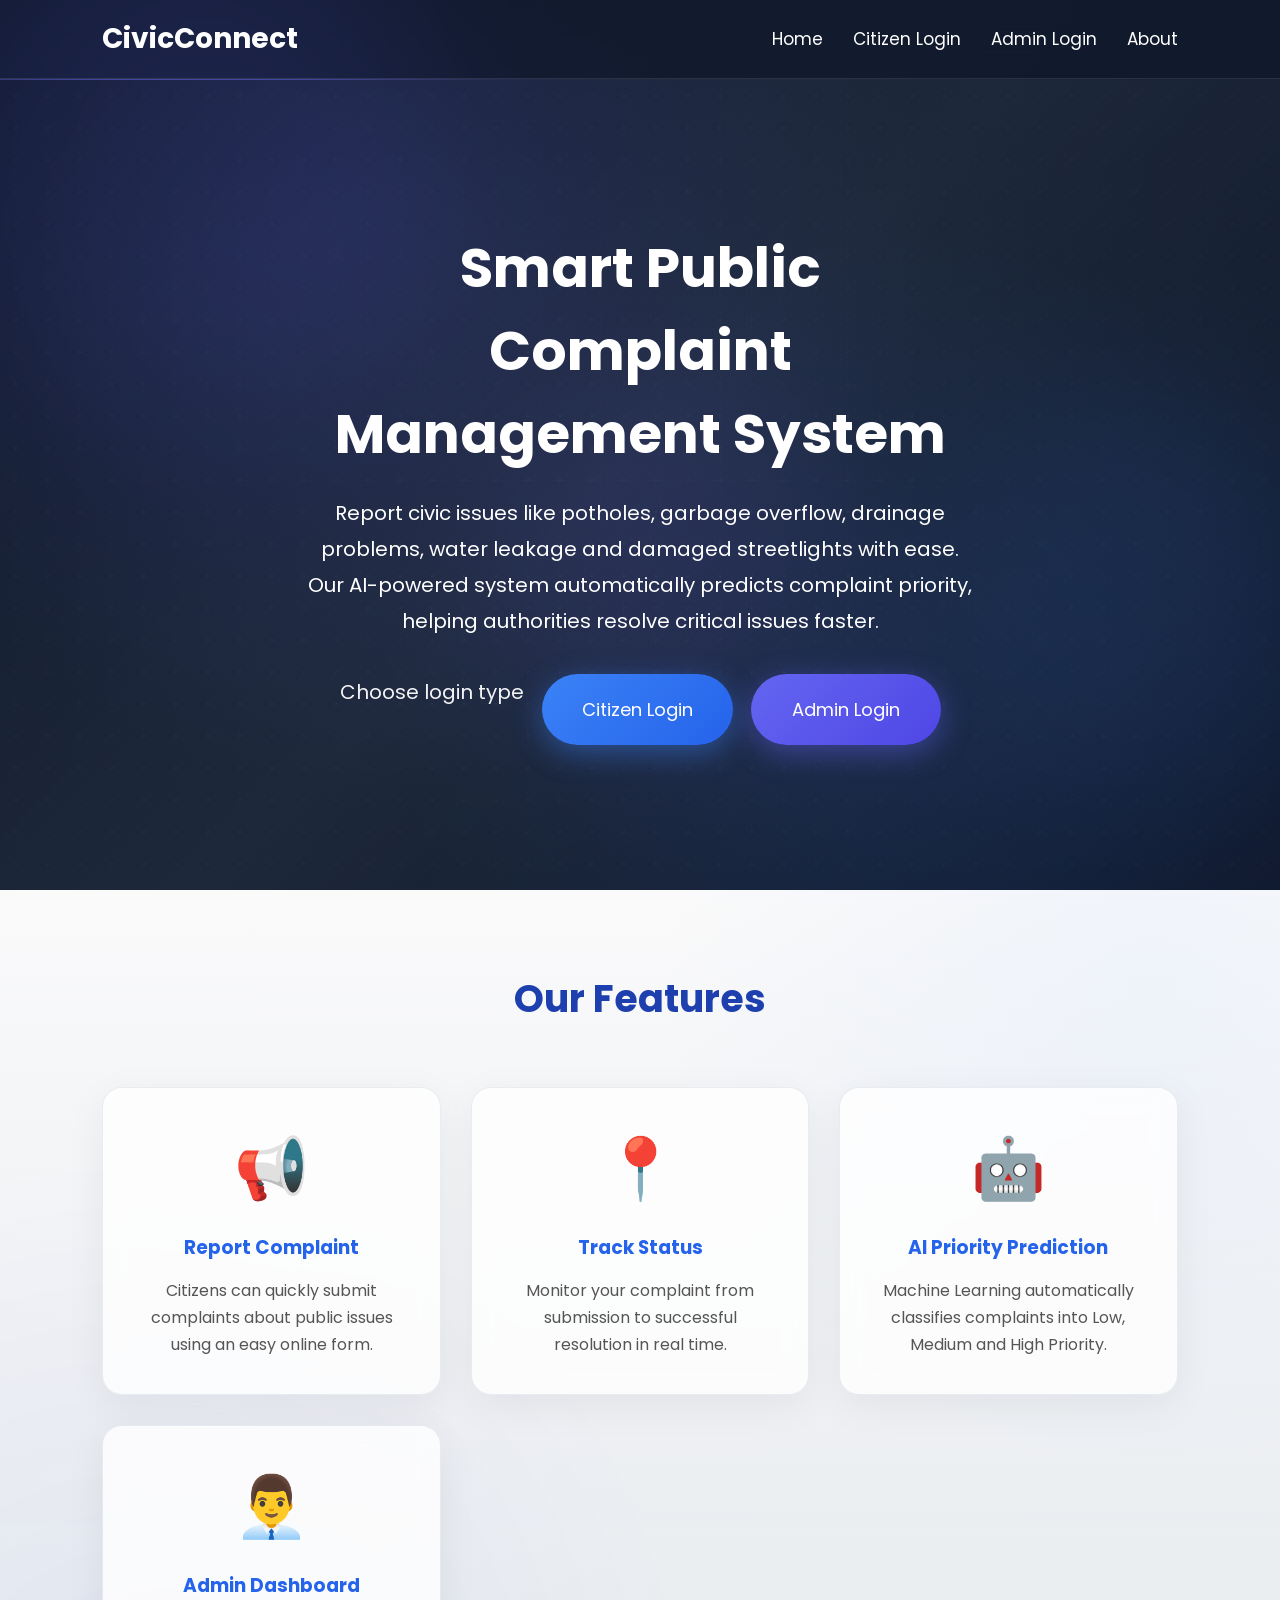
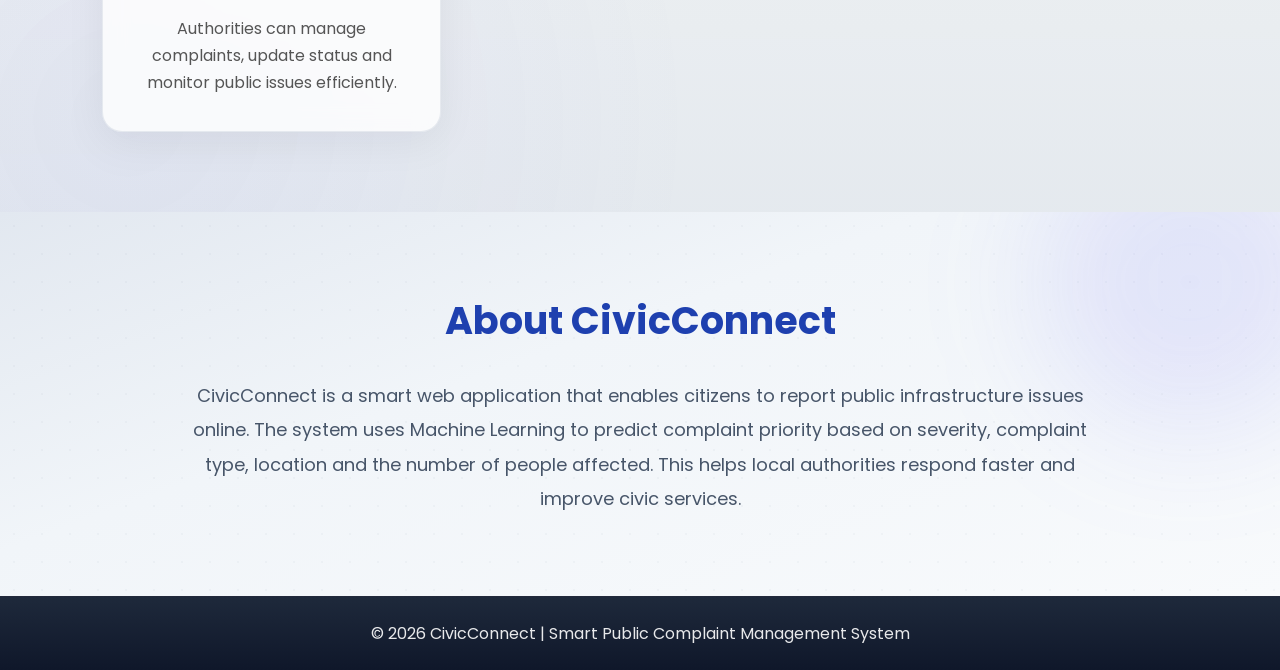
<file: index.html>
<!DOCTYPE html>
<html lang="en">
<head>
<meta charset="UTF-8">
<meta name="viewport" content="width=device-width, initial-scale=1.0">
<title>CivicConnect | Home</title>
<link rel="preconnect" href="https://fonts.googleapis.com">
<link rel="preconnect" href="https://fonts.gstatic.com" crossorigin>
<link href="https://fonts.googleapis.com/css2?family=Poppins:wght@400;500;600;700&display=swap" rel="stylesheet">

<style>

*{
    margin:0;
    padding:0;
    box-sizing:border-box;
    font-family:'Poppins',sans-serif;
}

body{
    background:#0f172a;
    color:#1e293b;
    overflow-x:hidden;
    position:relative;
}

/* Animated background layer */

.bg-layer{
    position:fixed;
    inset:0;
    z-index:-1;
    overflow:hidden;
    background:linear-gradient(135deg,#0f172a 0%,#1e293b 40%,#0f172a 100%);
}

.bg-layer::before{
    content:"";
    position:absolute;
    inset:0;
    background-image:
        radial-gradient(circle at 20% 30%,rgba(99,102,241,.18) 0%,transparent 45%),
        radial-gradient(circle at 80% 70%,rgba(59,130,246,.15) 0%,transparent 40%),
        radial-gradient(circle at 50% 50%,rgba(148,163,184,.06) 0%,transparent 60%);
    animation:bgPulse 12s ease-in-out infinite alternate;
}

.grid-overlay{
    position:absolute;
    inset:0;
    background-image:
        linear-gradient(rgba(255,255,255,.03) 1px,transparent 1px),
        linear-gradient(90deg,rgba(255,255,255,.03) 1px,transparent 1px);
    background-size:60px 60px;
    mask-image:radial-gradient(ellipse 80% 70% at 50% 40%,black 20%,transparent 75%);
}

.blob{
    position:absolute;
    border-radius:50%;
    filter:blur(80px);
    opacity:.55;
    animation:floatBlob 18s ease-in-out infinite;
}

.blob-1{
    width:500px;
    height:500px;
    background:#6366f1;
    top:-10%;
    left:-5%;
    animation-delay:0s;
}

.blob-2{
    width:400px;
    height:400px;
    background:#3b82f6;
    bottom:10%;
    right:-8%;
    animation-delay:-6s;
}

.blob-3{
    width:350px;
    height:350px;
    background:#8b5cf6;
    top:45%;
    left:40%;
    animation-delay:-12s;
    opacity:.35;
}

@keyframes floatBlob{
    0%,100%{transform:translate(0,0) scale(1);}
    33%{transform:translate(40px,-30px) scale(1.08);}
    66%{transform:translate(-25px,25px) scale(.95);}
}

@keyframes bgPulse{
    0%{opacity:.85;}
    100%{opacity:1;}
}

/* Navigation */

nav{
    width:100%;
    background:rgba(15,23,42,.75);
    backdrop-filter:blur(16px);
    -webkit-backdrop-filter:blur(16px);
    border-bottom:1px solid rgba(255,255,255,.1);
    color:white;
    display:flex;
    justify-content:space-between;
    align-items:center;
    padding:18px 8%;
    position:fixed;
    top:0;
    left:0;
    z-index:1000;
}

.logo{
    font-size:28px;
    font-weight:bold;
}

nav ul{
    list-style:none;
    display:flex;
    gap:30px;
}

nav ul li a{
    text-decoration:none;
    color:white;
    font-size:17px;
    transition:.3s;
}

nav ul li a:hover{
    color:#93c5fd;
}

/* Hero Section */

.hero{
    margin-top:80px;
    min-height:90vh;
    display:flex;
    justify-content:center;
    align-items:center;
    text-align:center;
    color:white;
    position:relative;
    overflow:hidden;
    background:
        linear-gradient(135deg,rgba(15,23,42,.88) 0%,rgba(30,41,59,.75) 50%,rgba(15,23,42,.9) 100%),
        url("https://images.unsplash.com/photo-1486406146926-c627a92ad1ab?auto=format&fit=crop&w=1600&q=80");
    background-size:cover;
    background-position:center;
    background-attachment:fixed;
}

.hero::before{
    content:"";
    position:absolute;
    inset:0;
    background:
        radial-gradient(circle at 30% 20%,rgba(99,102,241,.12) 0%,transparent 50%),
        radial-gradient(circle at 70% 80%,rgba(59,130,246,.1) 0%,transparent 45%);
    animation:heroGlow 8s ease-in-out infinite alternate;
    pointer-events:none;
}

.hero::after{
    content:"";
    position:absolute;
    inset:0;
    background-image:radial-gradient(rgba(255,255,255,.12) 1px,transparent 1px);
    background-size:32px 32px;
    opacity:.4;
    pointer-events:none;
}

@keyframes heroGlow{
    0%{opacity:.7;}
    100%{opacity:1;}
}

.hero-content{
    max-width:800px;
    position:relative;
    z-index:1;
    padding:0 5%;
}

.hero h1{
    font-size:55px;
    margin-bottom:20px;
}

.hero p{
    font-size:20px;
    line-height:1.8;
    margin-bottom:35px;
}

.hero button{
    padding:15px 40px;
    font-size:18px;
    border:none;
    border-radius:40px;
    cursor:pointer;
    background:linear-gradient(135deg,#3b82f6,#2563eb);
    color:white;
    box-shadow:0 8px 30px rgba(59,130,246,.45);
    transition:.4s;
}

.hero button:hover{
    background:linear-gradient(135deg,#60a5fa,#3b82f6);
    transform:translateY(-5px);
    box-shadow:0 12px 40px rgba(59,130,246,.55);
}

.login-options{
    display:flex;
    gap:18px;
    justify-content:center;
    flex-wrap:wrap;
}

.login-options button{
    min-width:190px;
}

.login-options .admin-btn{
    background:linear-gradient(135deg,#6366f1,#4f46e5);
    box-shadow:0 8px 30px rgba(99,102,241,.45);
}

.login-options .admin-btn:hover{
    background:linear-gradient(135deg,#818cf8,#6366f1);
    box-shadow:0 12px 40px rgba(99,102,241,.55);
}

.login-type-label{
    font-size:18px;
    margin-bottom:18px;
    opacity:.95;
}

/* Features */

.features{
    padding:80px 8%;
    position:relative;
    background:
        linear-gradient(180deg,rgba(255,255,255,.98) 0%,rgba(241,245,249,.95) 100%);
}

.features::before{
    content:"";
    position:absolute;
    inset:0;
    background-image:
        radial-gradient(circle at 10% 90%,rgba(99,102,241,.06) 0%,transparent 40%),
        radial-gradient(circle at 90% 10%,rgba(59,130,246,.05) 0%,transparent 35%);
    pointer-events:none;
}

.section-title{
    text-align:center;
    font-size:38px;
    color:#1e40af;
    margin-bottom:60px;
    position:relative;
}

.feature-box{
    display:grid;
    grid-template-columns:repeat(auto-fit,minmax(250px,1fr));
    gap:30px;
    position:relative;
    z-index:1;
}

.card{
    background:rgba(255,255,255,.8);
    backdrop-filter:blur(12px);
    -webkit-backdrop-filter:blur(12px);
    border:1px solid rgba(148,163,184,.2);
    border-radius:20px;
    padding:35px;
    text-align:center;
    box-shadow:0 10px 40px rgba(15,23,42,.06);
    transition:.4s;
    position:relative;
    overflow:hidden;
}

.card::before{
    content:"";
    position:absolute;
    top:0;
    left:0;
    right:0;
    height:4px;
    background:linear-gradient(90deg,#6366f1,#3b82f6,#8b5cf6);
    opacity:0;
    transition:.4s;
}

.card:hover{
    transform:translateY(-10px);
    box-shadow:0 20px 50px rgba(15,23,42,.12);
    border-color:rgba(99,102,241,.25);
}

.card:hover::before{
    opacity:1;
}

.card .icon{
    font-size:60px;
    margin-bottom:20px;
}

.card h3{
    color:#2563eb;
    margin-bottom:15px;
}

.card p{
    color:#555;
    line-height:1.7;
}

/* About */

.about{
    padding:80px 8%;
    position:relative;
    background:
        linear-gradient(160deg,#e2e8f0 0%,#f1f5f9 40%,#f8fafc 100%);
    overflow:hidden;
}

.about::before{
    content:"";
    position:absolute;
    inset:0;
    background-image:
        radial-gradient(rgba(100,116,139,.08) 1.5px,transparent 1.5px);
    background-size:28px 28px;
    opacity:.6;
    pointer-events:none;
}

.about::after{
    content:"";
    position:absolute;
    width:300px;
    height:300px;
    border-radius:50%;
    background:rgba(99,102,241,.12);
    filter:blur(60px);
    top:-80px;
    right:-60px;
    pointer-events:none;
}

.about h2{
    text-align:center;
    color:#1e40af;
    margin-bottom:30px;
    font-size:38px;
    position:relative;
    z-index:1;
}

.about p{
    max-width:900px;
    margin:auto;
    text-align:center;
    font-size:18px;
    line-height:1.9;
    color:#475569;
    position:relative;
    z-index:1;
}

/* Footer */

footer{
    background:linear-gradient(180deg,#1e293b 0%,#0f172a 100%);
    color:rgba(255,255,255,.9);
    text-align:center;
    padding:24px;
    border-top:1px solid rgba(255,255,255,.08);
}

/* Responsive */

@media(max-width:768px){

nav{
    flex-direction:column;
    gap:15px;
}

.hero h1{
    font-size:38px;
}

.hero p{
    font-size:18px;
}

}

</style>

</head>
<body>

<div class="bg-layer" aria-hidden="true">
    <div class="blob blob-1"></div>
    <div class="blob blob-2"></div>
    <div class="blob blob-3"></div>
    <div class="grid-overlay"></div>
</div>

<!-- Navigation -->

<nav>

<div class="logo">
CivicConnect
</div>

<ul id="mainNavLinks"></ul>

</nav>

<!-- Hero -->

<section class="hero">

<div class="hero-content">

<h1>Smart Public Complaint Management System</h1>

<p>
Report civic issues like potholes, garbage overflow, drainage problems,
water leakage and damaged streetlights with ease.
Our AI-powered system automatically predicts complaint priority,
helping authorities resolve critical issues faster.
</p>

<button id="heroActionBtn">Login to Continue</button>
<div id="guestLoginOptions" class="login-options" style="display:none">
<p class="login-type-label">Choose login type</p>
<button onclick="window.location.href='login.html'">Citizen Login</button>
<button class="admin-btn" onclick="window.location.href='admin_login.html'">Admin Login</button>
</div>

</div>

</section>

<!-- Features -->

<section class="features">

<h2 class="section-title">Our Features</h2>

<div class="feature-box">

<div class="card">
<div class="icon">📢</div>
<h3>Report Complaint</h3>
<p>
Citizens can quickly submit complaints about public issues
using an easy online form.
</p>
</div>

<div class="card">
<div class="icon">📍</div>
<h3>Track Status</h3>
<p>
Monitor your complaint from submission
to successful resolution in real time.
</p>
</div>

<div class="card">
<div class="icon">🤖</div>
<h3>AI Priority Prediction</h3>
<p>
Machine Learning automatically classifies complaints
into Low, Medium and High Priority.
</p>
</div>

<div class="card">
<div class="icon">👨‍💼</div>
<h3>Admin Dashboard</h3>
<p>
Authorities can manage complaints,
update status and monitor public issues efficiently.
</p>
</div>

</div>

</section>

<!-- About -->

<section class="about" id="about">

<h2>About CivicConnect</h2>

<p>

CivicConnect is a smart web application that enables citizens to report
public infrastructure issues online. The system uses Machine Learning to
predict complaint priority based on severity, complaint type,
location and the number of people affected. This helps local authorities
respond faster and improve civic services.

</p>

</section>

<!-- Footer -->

<footer>

<p>

© 2026 CivicConnect | Smart Public Complaint Management System

</p>

</footer>

<script src="api.js"></script>
<script>
const isLoggedIn=localStorage.getItem('civicconnectLoggedIn')==='true';
const navLinks=document.getElementById('mainNavLinks');
const heroActionBtn=document.getElementById('heroActionBtn');
const guestLoginOptions=document.getElementById('guestLoginOptions');

if(isLoggedIn){
navLinks.innerHTML=`
<li><a href="index.html">Home</a></li>
<li><a href="complaint.html">Complaint</a></li>
<li><a href="track.html">Track</a></li>
<li><a href="analytics_dashboard.html">Dashboard</a></li>
<li><a href="profile.html">Profile</a></li>
<li><a href="#about">About</a></li>
<li><a href="login.html" id="logoutLink">Logout</a></li>
`;
heroActionBtn.textContent='Report Complaint';
heroActionBtn.style.display='inline-block';
guestLoginOptions.style.display='none';
heroActionBtn.onclick=()=>{window.location.href='complaint.html';};

const logoutLink=document.getElementById('logoutLink');
logoutLink.addEventListener('click',function(){
clearUserSession();
});
}else{
navLinks.innerHTML=`
<li><a href="index.html">Home</a></li>
<li><a href="login.html">Citizen Login</a></li>
<li><a href="admin_login.html">Admin Login</a></li>
<li><a href="#about">About</a></li>
`;
heroActionBtn.style.display='none';
guestLoginOptions.style.display='flex';
}
</script>
</body>
</html>
</file>
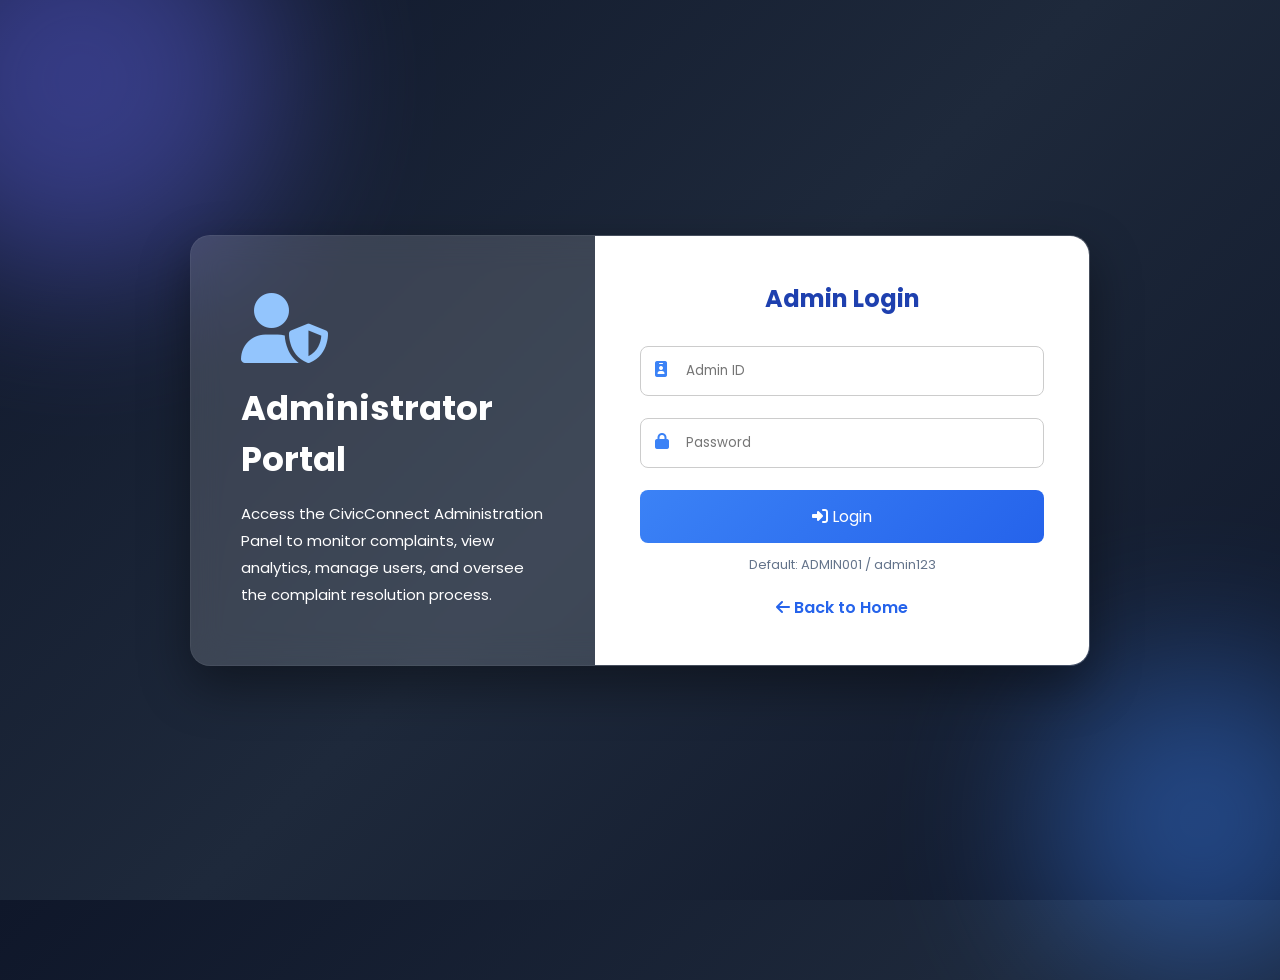
<file: admin_complaints.html>
<!DOCTYPE html>
<html lang="en">
<head>
<meta charset="UTF-8">
<meta name="viewport" content="width=device-width, initial-scale=1.0">
<title>Admin Complaints | CivicConnect</title>
<link href="https://fonts.googleapis.com/css2?family=Poppins:wght@300;400;500;600;700&display=swap" rel="stylesheet">
<link rel="stylesheet" href="https://cdnjs.cloudflare.com/ajax/libs/font-awesome/6.5.2/css/all.min.css">
<link rel="stylesheet" href="admin.css">
</head>
<body class="admin-page">
<div id="adminSidebar"></div>
<div class="admin-main">
<div class="admin-top">
<div>
<h2>Complaint Management</h2>
<small>Monitor and update complaint progress</small>
</div>
</div>
<div class="admin-content">
<p class="error-msg" id="complaintsError"></p>
<div class="admin-cards">
<div class="admin-card"><h2 id="statTotal">0</h2><p>Total</p></div>
<div class="admin-card"><h2 id="statPending">0</h2><p>Pending</p></div>
<div class="admin-card"><h2 id="statHigh">0</h2><p>High Priority</p></div>
<div class="admin-card"><h2 id="statResolved">0</h2><p>Resolved</p></div>
</div>
<div class="admin-panel table-panel">
<table class="admin-table">
<thead>
<tr>
<th>ID</th>
<th>Citizen</th>
<th>Issue</th>
<th>Area</th>
<th>Priority</th>
<th>Status</th>
<th>Date</th>
<th>Action</th>
</tr>
</thead>
<tbody id="complaintsTableBody"><tr><td colspan="8">Loading...</td></tr></tbody>
</table>
</div>
</div>
</div>
<script src="api.js"></script>
<script src="admin.js"></script>
<script>
const STATUS_OPTIONS=["Submitted","Under Review","Assigned","In Progress","Completed"];

setupAdminPage("complaints");

async function loadComplaints(){
const errorEl=document.getElementById("complaintsError");

try{
const data=await fetchAdminComplaints();
const complaints=data.complaints;

document.getElementById("statTotal").textContent=complaints.length;
document.getElementById("statPending").textContent=complaints.filter(c=>c.status!=="Completed").length;
document.getElementById("statHigh").textContent=complaints.filter(c=>c.ai_priority==="High").length;
document.getElementById("statResolved").textContent=complaints.filter(c=>c.status==="Completed").length;

const body=document.getElementById("complaintsTableBody");
if(!complaints.length){
body.innerHTML='<tr><td colspan="8">No complaints found.</td></tr>';
return;
}

body.innerHTML=complaints.map(item=>`
<tr>
<td>${item.complaint_code}</td>
<td>${item.citizen_name}</td>
<td>${item.complaint_type}</td>
<td>${item.area}</td>
<td><span class="badge ${priorityClass(item.ai_priority)}">${item.ai_priority}</span></td>
<td><span class="badge ${statusClass(item.status)}">${item.status}</span></td>
<td class="date-cell">${item.created_at}</td>
<td class="action-cell">
<div class="action-group">
<button class="btn btn-assign" data-code="${item.complaint_code}">Assign</button>
<button class="btn btn-modify" data-code="${item.complaint_code}" data-status="${item.status}">Modify</button>
</div>
</td>
</tr>`).join("");

document.querySelectorAll(".btn-assign").forEach((button)=>{
button.addEventListener("click",function(){
assignComplaint(this.dataset.code);
});
});

document.querySelectorAll(".btn-modify").forEach((button)=>{
button.addEventListener("click",function(){
modifyComplaint(this.dataset.code,this.dataset.status);
});
});
}catch(error){
errorEl.textContent=error.message||"Failed to load complaints.";
errorEl.style.display="block";
}
}

async function assignComplaint(code){
const errorEl=document.getElementById("complaintsError");
if(!confirm(`Assign complaint ${code} to the concerned department?`)){
return;
}

try{
await updateAdminComplaint(code,{status:"Assigned"});
errorEl.style.display="none";
await loadComplaints();
}catch(error){
errorEl.textContent=error.message||"Failed to assign complaint.";
errorEl.style.display="block";
}
}

async function modifyComplaint(code,currentStatus){
const errorEl=document.getElementById("complaintsError");
const optionsList=STATUS_OPTIONS.map((status,index)=>`${index+1}. ${status}`).join("\n");
const choice=window.prompt(
`Update status for ${code}:\n\n${optionsList}\n\nEnter number (1-${STATUS_OPTIONS.length}) or type status:`,
STATUS_OPTIONS.indexOf(currentStatus)+1
);

if(choice===null){
return;
}

let newStatus="";
const trimmed=choice.trim();
const optionNumber=Number(trimmed);

if(Number.isInteger(optionNumber)&&optionNumber>=1&&optionNumber<=STATUS_OPTIONS.length){
newStatus=STATUS_OPTIONS[optionNumber-1];
}else{
newStatus=STATUS_OPTIONS.find(
(status)=>status.toLowerCase()===trimmed.toLowerCase()
)||trimmed;
}

if(!STATUS_OPTIONS.includes(newStatus)){
errorEl.textContent="Please choose a valid status.";
errorEl.style.display="block";
return;
}

try{
await updateAdminComplaint(code,{status:newStatus});
errorEl.style.display="none";
await loadComplaints();
}catch(error){
errorEl.textContent=error.message||"Failed to modify complaint.";
errorEl.style.display="block";
}
}

loadComplaints();
</script>
</body>
</html>
</file>
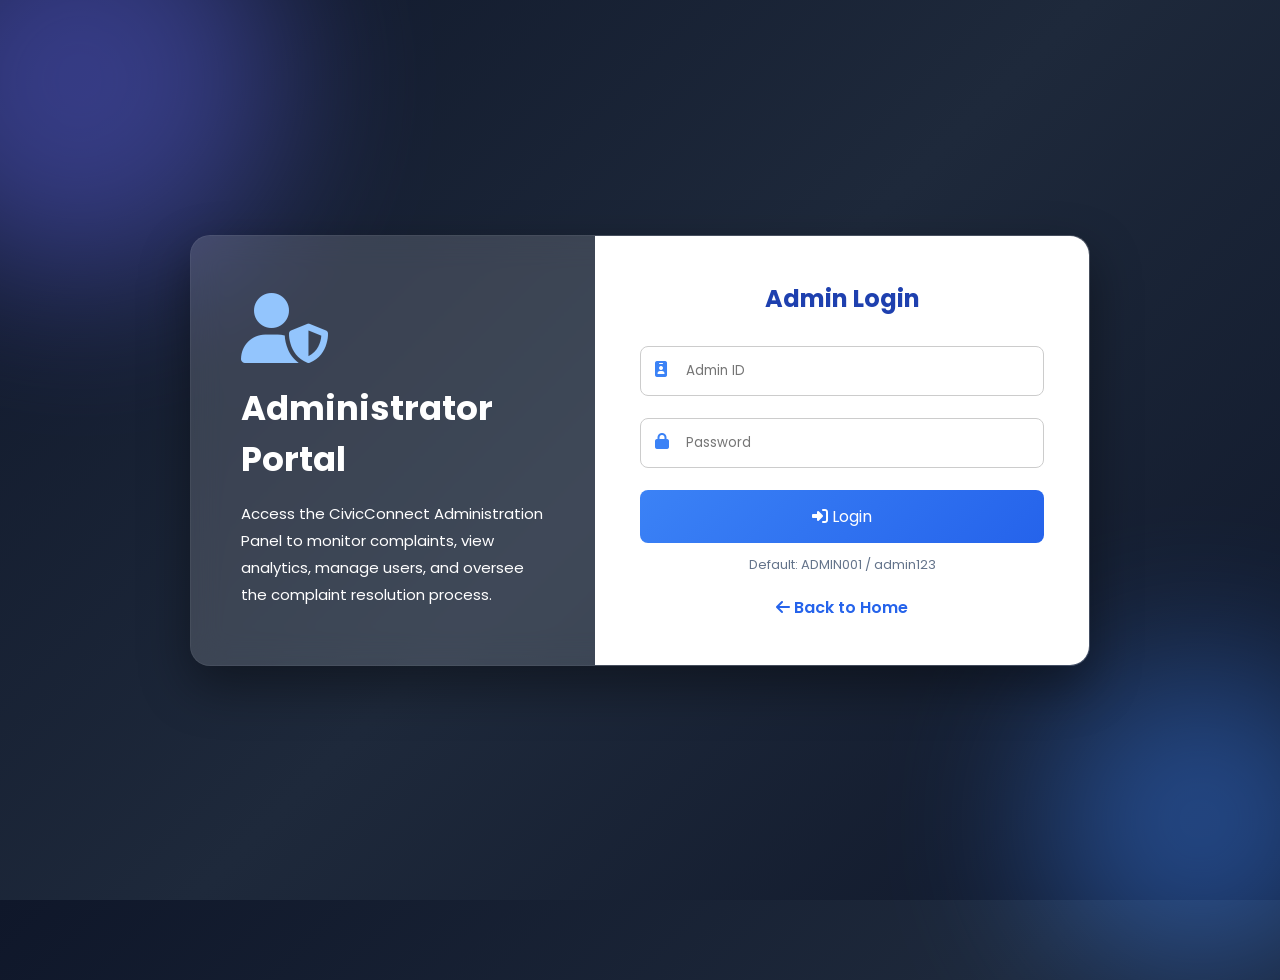
<file: admin_dashboard.html>
<!DOCTYPE html>
<html lang="en">
<head>
<meta charset="UTF-8">
<meta name="viewport" content="width=device-width, initial-scale=1.0">
<title>Admin Dashboard | CivicConnect</title>
<link href="https://fonts.googleapis.com/css2?family=Poppins:wght@300;400;500;600;700&display=swap" rel="stylesheet">
<link rel="stylesheet" href="https://cdnjs.cloudflare.com/ajax/libs/font-awesome/6.5.2/css/all.min.css">
<link rel="stylesheet" href="admin.css">
</head>
<body class="admin-page">
<div id="adminSidebar"></div>
<div class="admin-main">
<div class="admin-top">
<div>
<h2>Dashboard</h2>
<small>Welcome, <span id="adminWelcomeName">Administrator</span></small>
</div>
<div><i class="fas fa-user-shield"></i> Administrator</div>
</div>
<div class="admin-content">
<p class="error-msg" id="dashboardError"></p>
<div class="admin-cards">
<div class="admin-card"><h2 id="totalComplaints">0</h2><p>Total Complaints</p></div>
<div class="admin-card"><h2 id="resolvedComplaints">0</h2><p>Resolved</p></div>
<div class="admin-card"><h2 id="pendingComplaints">0</h2><p>Pending</p></div>
<div class="admin-card"><h2 id="highPriorityComplaints">0</h2><p>High Priority</p></div>
</div>
<div class="admin-row">
<div class="admin-panel table-panel">
<h3>Recent Complaints</h3>
<table class="admin-table">
<thead><tr><th>ID</th><th>Issue</th><th>Citizen</th><th>Status</th></tr></thead>
<tbody id="recentComplaintsBody"><tr><td colspan="4">Loading...</td></tr></tbody>
</table>
</div>
<div class="admin-panel">
<h3>Quick Actions</h3>
<div class="quick-grid">
<div class="quick-item" onclick="location.href='admin_complaints.html'"><i class="fas fa-clipboard-list"></i><br>Complaints</div>
<div class="quick-item" onclick="location.href='analytics_dashboard.html'"><i class="fas fa-chart-pie"></i><br>Analytics</div>
<div class="quick-item" onclick="location.href='admin_users.html'"><i class="fas fa-users"></i><br>Users</div>
<div class="quick-item" onclick="location.href='admin_profile.html'"><i class="fas fa-user-shield"></i><br>Profile</div>
</div>
</div>
</div>
<div class="admin-row">
<div class="admin-panel">
<h3>High Priority Alerts</h3>
<ul id="alertsList"><li>Loading alerts...</li></ul>
</div>
<div class="admin-panel">
<h3>System Overview</h3>
<p>Today's Complaints: <b id="todayCount">0</b></p>
<p>Total Users: <b id="totalUsers">0</b></p>
<p>Pending Complaints: <b id="pendingOverview">0</b></p>
<p>High Priority: <b id="highOverview">0</b></p>
</div>
</div>
</div>
</div>
<script src="api.js"></script>
<script src="admin.js"></script>
<script>
setupAdminPage('dashboard');

async function loadDashboard(){
const errorEl=document.getElementById('dashboardError');
try{
const data=await fetchAdminDashboard();
const summary=data.summary;
document.getElementById('totalComplaints').textContent=summary.total;
document.getElementById('resolvedComplaints').textContent=summary.resolved;
document.getElementById('pendingComplaints').textContent=summary.pending;
document.getElementById('highPriorityComplaints').textContent=summary.high_priority;
document.getElementById('todayCount').textContent=summary.today_count;
document.getElementById('totalUsers').textContent=summary.total_users;
document.getElementById('pendingOverview').textContent=summary.pending;
document.getElementById('highOverview').textContent=summary.high_priority;

const recentBody=document.getElementById('recentComplaintsBody');
if(!data.recent_complaints.length){
recentBody.innerHTML='<tr><td colspan="4">No complaints yet.</td></tr>';
}else{
recentBody.innerHTML=data.recent_complaints.map(item=>`
<tr>
<td>${item.complaint_code}</td>
<td>${item.complaint_type}</td>
<td>${item.citizen_name}</td>
<td><span class="badge ${priorityClass(item.ai_priority)}">${item.status}</span></td>
</tr>`).join('');
}

const alertsList=document.getElementById('alertsList');
if(!data.high_priority_alerts.length){
alertsList.innerHTML='<li>No high priority alerts right now.</li>';
}else{
alertsList.innerHTML=data.high_priority_alerts.map(item=>`
<li>🔴 ${item.complaint_type} - ${item.area} (${item.complaint_code})</li>`).join('');
}
}catch(error){
errorEl.textContent=error.message||'Failed to load dashboard.';
errorEl.style.display='block';
}
}

loadDashboard();
</script>
</body>
</html>
</file>
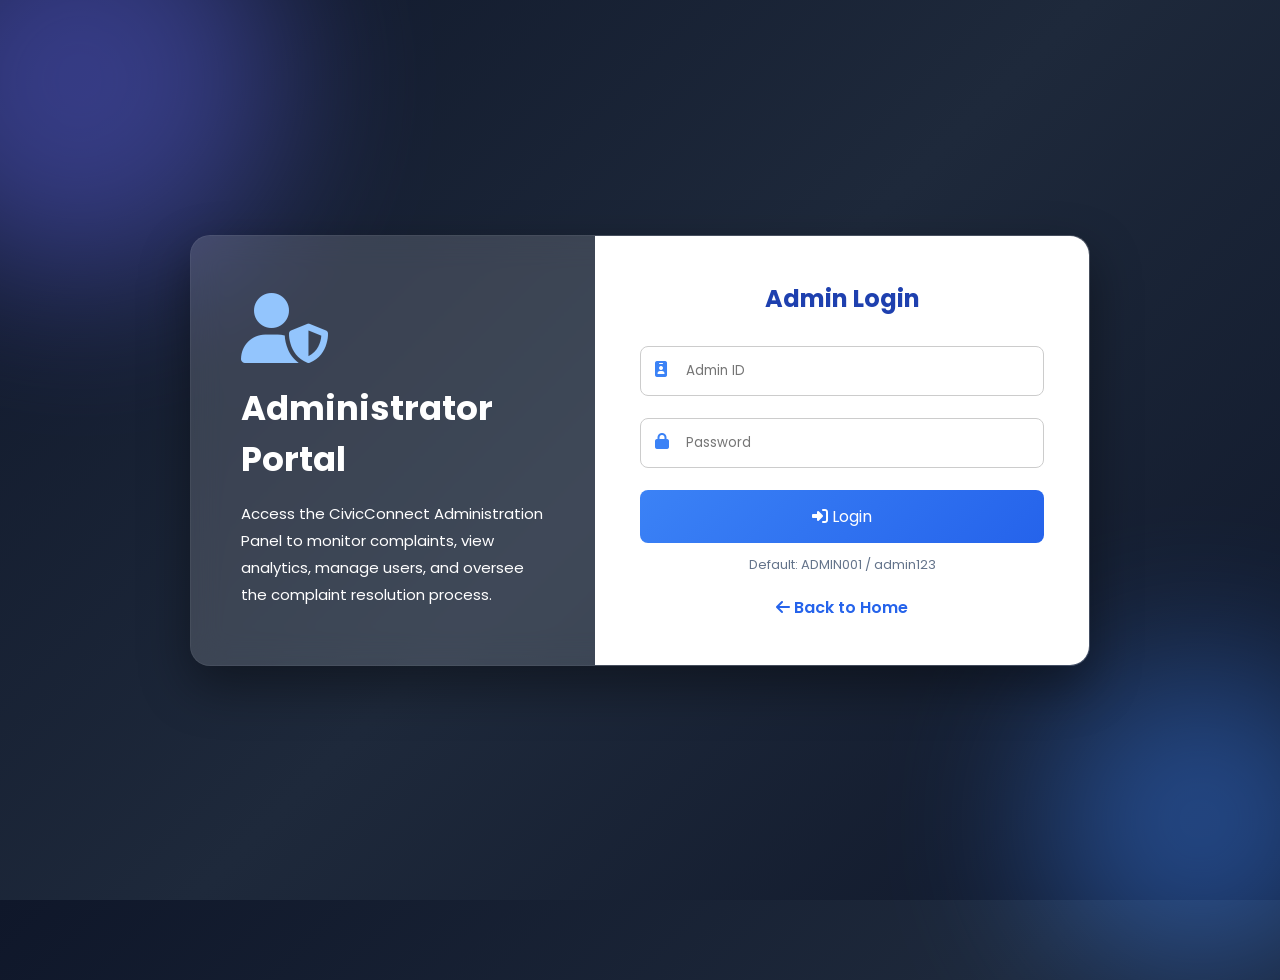
<file: admin_login.html>
<!DOCTYPE html>
<html lang="en">
<head>
<meta charset="UTF-8">
<meta name="viewport" content="width=device-width, initial-scale=1.0">
<title>CivicConnect | Admin Login</title>
<link href="https://fonts.googleapis.com/css2?family=Poppins:wght@300;400;500;600;700&display=swap" rel="stylesheet">
<link rel="stylesheet" href="https://cdnjs.cloudflare.com/ajax/libs/font-awesome/6.5.2/css/all.min.css">
<style>
*{margin:0;padding:0;box-sizing:border-box;font-family:'Poppins',sans-serif}
body{min-height:100vh;display:flex;justify-content:center;align-items:center;background:linear-gradient(135deg,#0f172a,#1e293b,#0f172a);position:relative;overflow:hidden}
body::before,body::after{content:"";position:absolute;border-radius:50%;filter:blur(80px);opacity:.45}
body::before{width:400px;height:400px;background:#6366f1;top:-120px;left:-120px}
body::after{width:320px;height:320px;background:#3b82f6;bottom:-80px;right:-80px}
.container{width:900px;display:flex;background:rgba(255,255,255,.1);backdrop-filter:blur(16px);border-radius:20px;overflow:hidden;box-shadow:0 20px 50px rgba(0,0,0,.4);border:1px solid rgba(255,255,255,.1);position:relative;z-index:1}
.left{width:45%;padding:50px;color:#fff;background:rgba(255,255,255,.05);display:flex;flex-direction:column;justify-content:center}
.left i{font-size:70px;margin-bottom:20px;color:#93c5fd}
.left h1{font-size:34px;margin-bottom:15px}
.left p{line-height:1.8;font-size:15px}
.right{width:55%;background:#fff;padding:45px}
.right h2{text-align:center;color:#1e40af;margin-bottom:30px}
.input-box{position:relative;margin-bottom:22px}
.input-box i{position:absolute;top:15px;left:15px;color:#3b82f6}
.input-box input{width:100%;padding:14px 14px 14px 45px;border:1px solid #ccc;border-radius:8px;outline:none}
.input-box input:focus{border-color:#3b82f6;box-shadow:0 0 10px rgba(59,130,246,.2)}
button{width:100%;padding:14px;background:linear-gradient(135deg,#3b82f6,#2563eb);color:#fff;border:none;border-radius:8px;font-size:16px;cursor:pointer}
button:hover{background:linear-gradient(135deg,#60a5fa,#3b82f6)}
.bottom{text-align:center;margin-top:20px}
.bottom a{color:#2563eb;text-decoration:none;font-weight:600}
.error-msg{color:#dc2626;font-size:14px;margin-top:12px;text-align:center;display:none}
.hint{font-size:13px;color:#64748b;text-align:center;margin-top:12px}
@media(max-width:850px){.container{width:95%;flex-direction:column}.left{display:none}.right{width:100%}}
</style>
</head>
<body>
<div class="container">
<div class="left">
<i class="fas fa-user-shield"></i>
<h1>Administrator Portal</h1>
<p>Access the CivicConnect Administration Panel to monitor complaints, view analytics, manage users, and oversee the complaint resolution process.</p>
</div>
<div class="right">
<h2>Admin Login</h2>
<form id="adminLoginForm">
<div class="input-box">
<i class="fas fa-id-badge"></i>
<input type="text" id="adminId" placeholder="Admin ID">
</div>
<div class="input-box">
<i class="fas fa-lock"></i>
<input type="password" id="adminPassword" placeholder="Password">
</div>
<button type="submit"><i class="fas fa-sign-in-alt"></i> Login</button>
<p class="error-msg" id="adminLoginError"></p>
<p class="hint">Default: ADMIN001 / admin123</p>
<div class="bottom">
<a href="index.html"><i class="fas fa-arrow-left"></i> Back to Home</a>
</div>
</form>
</div>
</div>
<script src="api.js"></script>
<script src="admin.js"></script>
<script>
const adminLoginForm=document.getElementById('adminLoginForm');
const adminIdInput=document.getElementById('adminId');
const adminPasswordInput=document.getElementById('adminPassword');
const adminLoginError=document.getElementById('adminLoginError');

adminLoginForm.addEventListener('submit',async function(e){
e.preventDefault();
const admin_id=adminIdInput.value.trim();
const password=adminPasswordInput.value.trim();

if(!admin_id||!password){
adminLoginError.textContent='Please enter Admin ID and password.';
adminLoginError.style.display='block';
return;
}

try{
const data=await adminLogin({admin_id,password});
saveAdminSession(data.admin);
window.location.href='admin_dashboard.html';
}catch(error){
adminLoginError.textContent=error.message||'Admin login failed.';
adminLoginError.style.display='block';
}
});
</script>
</body>
</html>
</file>
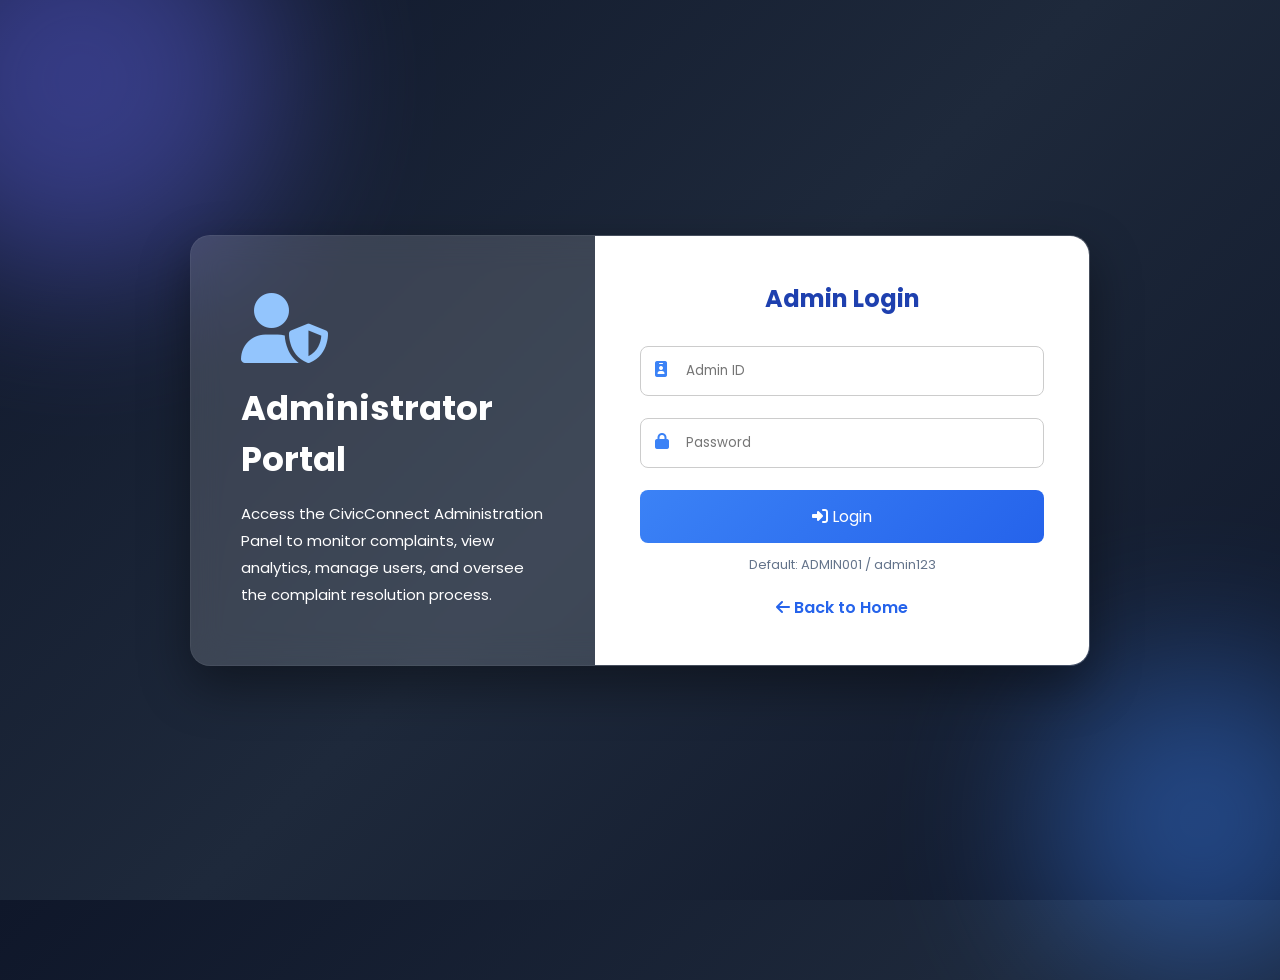
<file: admin_profile.html>
<!DOCTYPE html>
<html lang="en">
<head>
<meta charset="UTF-8">
<meta name="viewport" content="width=device-width, initial-scale=1.0">
<title>Admin Profile | CivicConnect</title>
<link href="https://fonts.googleapis.com/css2?family=Poppins:wght@300;400;500;600;700&display=swap" rel="stylesheet">
<link rel="stylesheet" href="https://cdnjs.cloudflare.com/ajax/libs/font-awesome/6.5.2/css/all.min.css">
<link rel="stylesheet" href="admin.css">
<style>
.profile-grid{display:grid;grid-template-columns:320px 1fr;gap:25px}
.profile-card{text-align:center}
.avatar{width:120px;height:120px;border-radius:50%;background:linear-gradient(135deg,#3b82f6,#2563eb);color:#fff;display:flex;align-items:center;justify-content:center;font-size:46px;margin:0 auto 15px}
.field-row{display:grid;grid-template-columns:1fr 1fr;gap:15px;margin-top:15px}
.field{background:#f8fafc;padding:15px;border-radius:10px}
.field label{display:block;color:#64748b;font-size:13px;margin-bottom:6px}
.field p{font-weight:600;color:#1e293b}
@media(max-width:900px){.profile-grid{grid-template-columns:1fr}.field-row{grid-template-columns:1fr}}
</style>
</head>
<body class="admin-page">
<div id="adminSidebar"></div>
<div class="admin-main">
<div class="admin-top">
<div>
<h2>Administrator Profile</h2>
<small>Manage administrator account and system information</small>
</div>
</div>
<div class="admin-content">
<div class="profile-grid">
<div class="admin-panel profile-card">
<div class="avatar"><i class="fas fa-user-shield"></i></div>
<h2 id="profileName">Administrator</h2>
<p id="profileDepartment">Municipal Corporation</p>
<button class="btn btn-secondary" style="margin-top:20px" id="adminProfileLogout">Logout</button>
</div>
<div>
<div class="admin-panel">
<h3>Profile Information</h3>
<div class="field-row">
<div class="field"><label>Admin ID</label><p id="profileAdminId">-</p></div>
<div class="field"><label>Full Name</label><p id="profileFullName">-</p></div>
<div class="field"><label>Email</label><p id="profileEmail">-</p></div>
<div class="field"><label>Phone</label><p id="profilePhone">-</p></div>
<div class="field"><label>Role</label><p id="profileRole">-</p></div>
<div class="field"><label>Department</label><p id="profileDept">-</p></div>
</div>
</div>
<div class="admin-panel" style="margin-top:20px">
<h3>System Information</h3>
<ul id="systemInfo">
<li><b>System Version:</b> CivicConnect v1.0</li>
<li><b>Database:</b> SQLite Connected</li>
<li><b>Server Status:</b> Online</li>
<li><b>Analytics:</b> Shared public analytics dashboard enabled</li>
</ul>
</div>
</div>
</div>
</div>
</div>
<script src="api.js"></script>
<script src="admin.js"></script>
<script>
const admin=setupAdminPage('profile');
if(admin){
document.getElementById('profileName').textContent=admin.full_name;
document.getElementById('profileDepartment').textContent=admin.department;
document.getElementById('profileAdminId').textContent=admin.admin_id;
document.getElementById('profileFullName').textContent=admin.full_name;
document.getElementById('profileEmail').textContent=admin.email;
document.getElementById('profilePhone').textContent=admin.mobile;
document.getElementById('profileRole').textContent=admin.role;
document.getElementById('profileDept').textContent=admin.department;
}

document.getElementById('adminProfileLogout').addEventListener('click',function(){
clearAdminSession();
window.location.href='index.html';
});
</script>
</body>
</html>
</file>
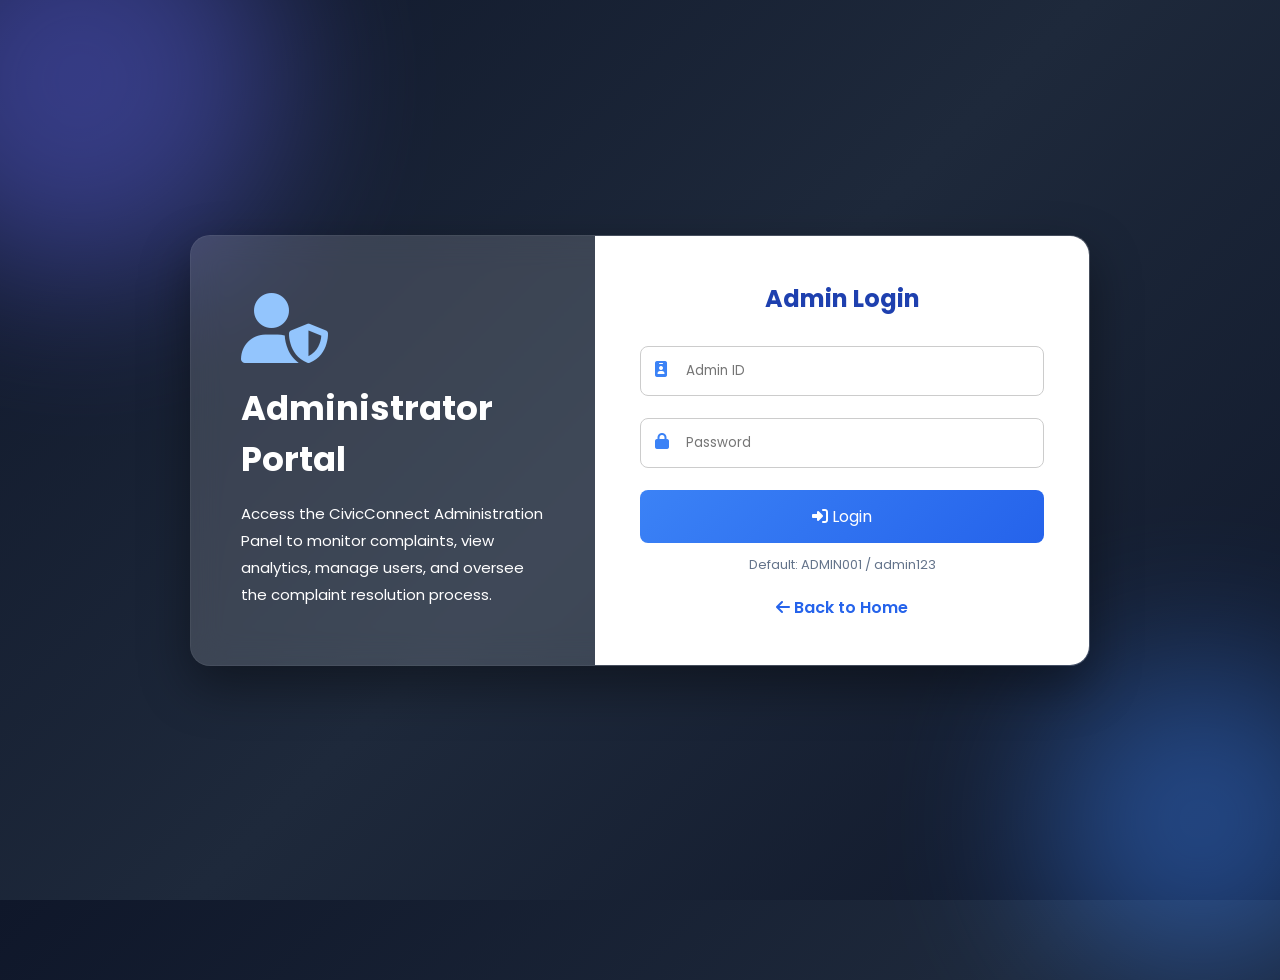
<file: admin_users.html>
<!DOCTYPE html>
<html lang="en">
<head>
<meta charset="UTF-8">
<meta name="viewport" content="width=device-width, initial-scale=1.0">
<title>Admin Users | CivicConnect</title>
<link href="https://fonts.googleapis.com/css2?family=Poppins:wght@300;400;500;600;700&display=swap" rel="stylesheet">
<link rel="stylesheet" href="https://cdnjs.cloudflare.com/ajax/libs/font-awesome/6.5.2/css/all.min.css">
<link rel="stylesheet" href="admin.css">
</head>
<body class="admin-page">
<div id="adminSidebar"></div>
<div class="admin-main">
<div class="admin-top">
<div>
<h2>Registered Users</h2>
<small>Manage and monitor registered citizens</small>
</div>
</div>
<div class="admin-content">
<p class="error-msg" id="usersError"></p>
<div class="admin-cards">
<div class="admin-card"><h2 id="totalUsers">0</h2><p>Total Users</p></div>
<div class="admin-card"><h2 id="activeUsers">0</h2><p>Active Users</p></div>
<div class="admin-card"><h2 id="registeredOnly">0</h2><p>Registered Only</p></div>
<div class="admin-card"><h2 id="totalComplaints">0</h2><p>Total Complaints</p></div>
</div>
<div class="admin-panel table-panel">
<h3>User List</h3>
<table class="admin-table">
<thead>
<tr><th>Name</th><th>Email</th><th>Phone</th><th>Complaints</th><th>Status</th><th>Joined</th></tr>
</thead>
<tbody id="usersTableBody"><tr><td colspan="6">Loading...</td></tr></tbody>
</table>
</div>
</div>
</div>
<script src="api.js"></script>
<script src="admin.js"></script>
<script>
setupAdminPage('users');

async function loadUsers(){
const errorEl=document.getElementById('usersError');
try{
const data=await fetchAdminUsers();
document.getElementById('totalUsers').textContent=data.summary.total_users;
document.getElementById('activeUsers').textContent=data.summary.active_users;
document.getElementById('registeredOnly').textContent=data.summary.total_users-data.summary.active_users;
document.getElementById('totalComplaints').textContent=data.summary.total_complaints;

const body=document.getElementById('usersTableBody');
if(!data.users.length){
body.innerHTML='<tr><td colspan="6">No registered users yet.</td></tr>';
return;
}

body.innerHTML=data.users.map(user=>`
<tr>
<td>${user.full_name}</td>
<td>${user.email}</td>
<td>${user.mobile}</td>
<td>${user.complaint_count}</td>
<td><span class="badge ${user.complaint_count>0?'resolved':'pending'}">${user.status}</span></td>
<td>${user.created_at}</td>
</tr>`).join('');
}catch(error){
errorEl.textContent=error.message||'Failed to load users.';
errorEl.style.display='block';
}
}

loadUsers();
</script>
</body>
</html>
</file>
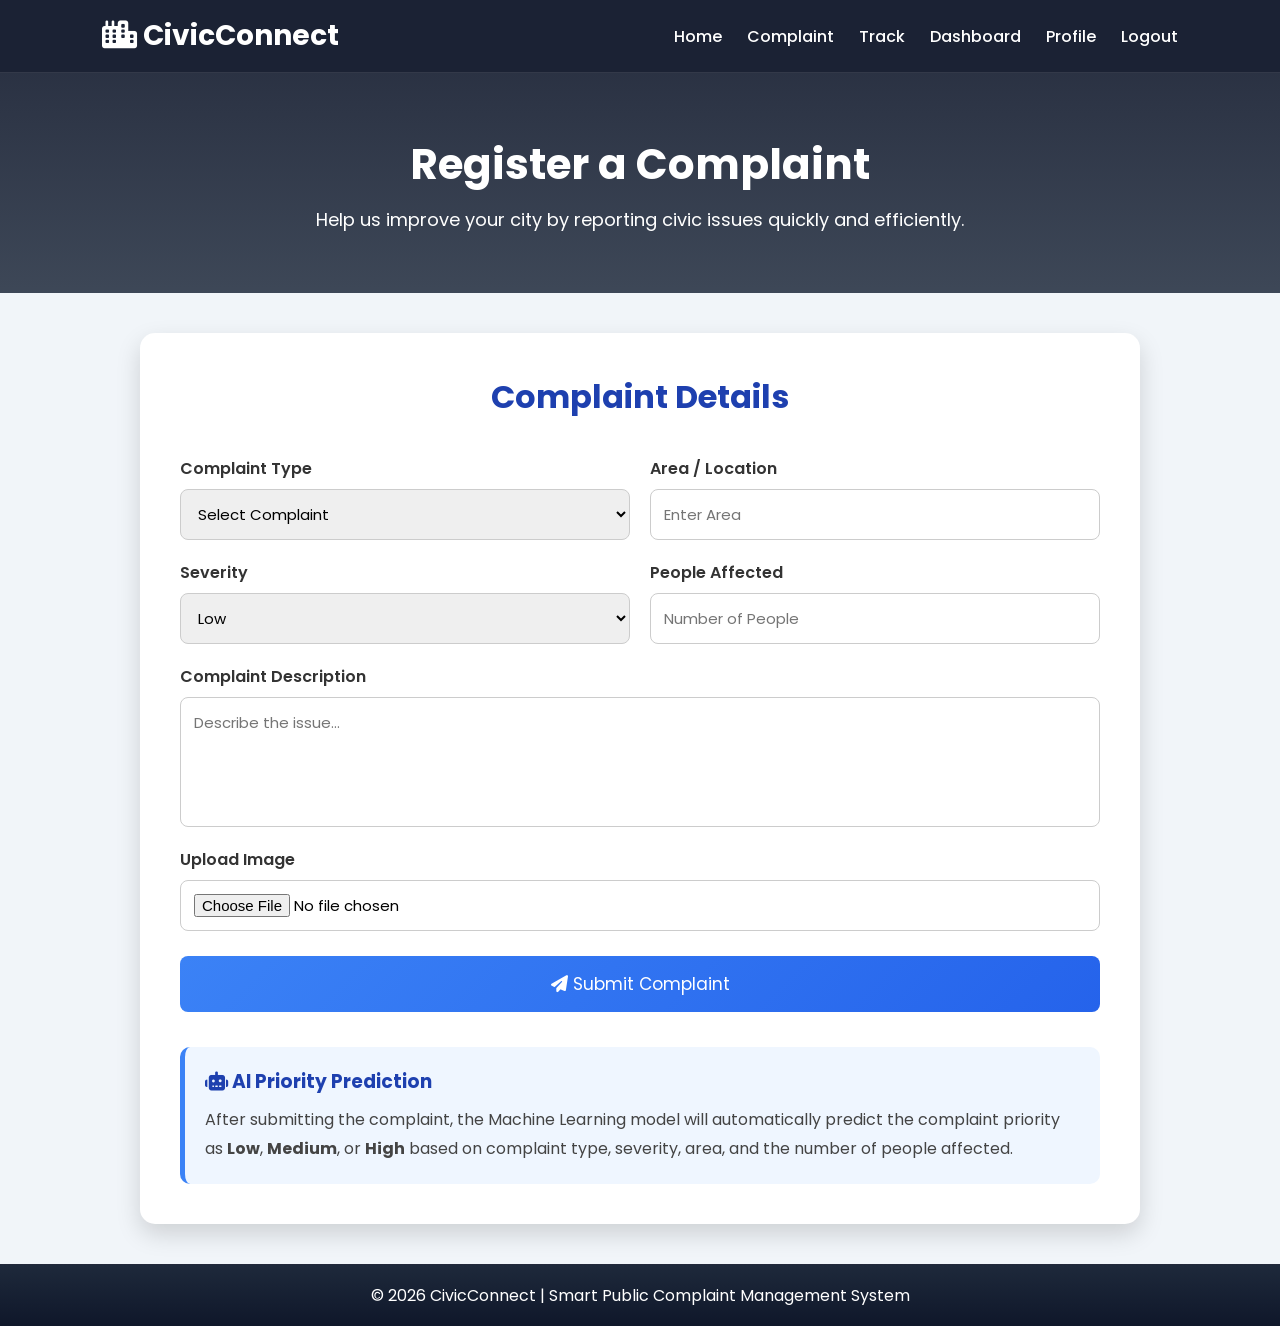
<file: complaint.html>
<!DOCTYPE html>
<html lang="en">
<head>
<meta charset="UTF-8">
<meta name="viewport" content="width=device-width, initial-scale=1.0">
<title>CivicConnect | Register Complaint</title>

<link href="https://fonts.googleapis.com/css2?family=Poppins:wght@300;400;500;600;700&display=swap" rel="stylesheet">
<link rel="stylesheet" href="https://cdnjs.cloudflare.com/ajax/libs/font-awesome/6.5.2/css/all.min.css">

<style>

*{
margin:0;
padding:0;
box-sizing:border-box;
font-family:'Poppins',sans-serif;
}

body{
background:#f1f5f9;
}

/* Navbar */

nav{
background:rgba(15,23,42,.95);
backdrop-filter:blur(16px);
padding:15px 8%;
display:flex;
justify-content:space-between;
align-items:center;
color:white;
border-bottom:1px solid rgba(255,255,255,.1);
}

.logo{
font-size:28px;
font-weight:bold;
}

nav ul{
display:flex;
list-style:none;
gap:25px;
}

nav ul li a{
color:white;
text-decoration:none;
font-weight:500;
}

nav ul li a:hover{
color:#93c5fd;
}

/* Header */

.header{
background:linear-gradient(rgba(15,23,42,.88),rgba(30,41,59,.85)),
url("https://images.unsplash.com/photo-1486406146926-c627a92ad1ab?auto=format&fit=crop&w=1600&q=80");
background-size:cover;
background-position:center;
padding:60px;
text-align:center;
color:white;
}

.header h1{
font-size:42px;
margin-bottom:10px;
}

.header p{
font-size:18px;
}

/* Form */

.container{
width:90%;
max-width:1000px;
margin:40px auto;
background:white;
padding:40px;
border-radius:15px;
box-shadow:0 10px 25px rgba(0,0,0,.15);
}

.title{
text-align:center;
color:#1e40af;
margin-bottom:35px;
font-size:32px;
}

.form-grid{
display:grid;
grid-template-columns:repeat(2,1fr);
gap:20px;
}

.input-group{
display:flex;
flex-direction:column;
}

.input-group label{
margin-bottom:8px;
font-weight:600;
color:#333;
}

.input-group input,
.input-group select,
.input-group textarea{
padding:13px;
border:1px solid #ccc;
border-radius:8px;
font-size:15px;
outline:none;
transition:.3s;
}

.input-group input:focus,
.input-group select:focus,
.input-group textarea:focus{
border-color:#3b82f6;
box-shadow:0 0 8px rgba(59,130,246,.2);
}

textarea{
resize:none;
height:130px;
}

.full{
grid-column:1/3;
}

/* Button */

button{
margin-top:25px;
width:100%;
padding:15px;
border:none;
background:linear-gradient(135deg,#3b82f6,#2563eb);
color:white;
font-size:17px;
border-radius:8px;
cursor:pointer;
transition:.3s;
}

button:hover{
background:linear-gradient(135deg,#60a5fa,#3b82f6);
}

/* AI Box */

.ai-box{
margin-top:35px;
padding:20px;
background:#eff6ff;
border-left:5px solid #3b82f6;
border-radius:10px;
}

.ai-box h3{
color:#1e40af;
margin-bottom:10px;
}

.ai-box p{
line-height:1.8;
color:#444;
}
.error-msg{
color:#dc2626;
font-size:14px;
margin-top:14px;
text-align:center;
display:none;
}

/* Footer */

footer{
margin-top:40px;
background:linear-gradient(180deg,#1e293b 0%,#0f172a 100%);
color:white;
text-align:center;
padding:18px;
border-top:1px solid rgba(255,255,255,.08);
}

/* Responsive */

@media(max-width:768px){

.form-grid{
grid-template-columns:1fr;
}

.full{
grid-column:1;
}

nav{
flex-direction:column;
gap:15px;
}

nav ul{
flex-wrap:wrap;
justify-content:center;
}

}

</style>

</head>

<body>

<nav>

<div class="logo">
<i class="fas fa-city"></i> CivicConnect
</div>

<ul>
<li><a href="index.html">Home</a></li>
<li><a href="complaint.html">Complaint</a></li>
<li><a href="track.html">Track</a></li>
<li><a href="analytics_dashboard.html">Dashboard</a></li>
<li><a href="profile.html">Profile</a></li>
<li><a href="login.html" id="logoutLink">Logout</a></li>
</ul>

</nav>

<div class="header">

<h1>Register a Complaint</h1>

<p>
Help us improve your city by reporting civic issues quickly and efficiently.
</p>

</div>

<div class="container">

<h2 class="title">Complaint Details</h2>

<form id="complaintForm">

<div class="form-grid">

<div class="input-group">
<label>Complaint Type</label>
<select id="complaintType">
<option>Select Complaint</option>
<option>Pothole</option>
<option>Garbage Overflow</option>
<option>Water Leakage</option>
<option>Streetlight Damage</option>
<option>Drainage Issue</option>
<option>Road Damage</option>
</select>
</div>

<div class="input-group">
<label>Area / Location</label>
<input type="text" id="area" placeholder="Enter Area">
</div>

<div class="input-group">
<label>Severity</label>
<select id="severity">
<option>Low</option>
<option>Medium</option>
<option>High</option>
</select>
</div>

<div class="input-group">
<label>People Affected</label>
<input type="number" id="peopleAffected" placeholder="Number of People" min="1">
</div>

<div class="input-group full">
<label>Complaint Description</label>
<textarea id="description" placeholder="Describe the issue..."></textarea>
</div>

<div class="input-group full">
<label>Upload Image</label>
<input type="file" id="complaintImage">
</div>

</div>

<button type="submit">
<i class="fas fa-paper-plane"></i>
 Submit Complaint
</button>
<p class="error-msg" id="complaintError"></p>

</form>

<div class="ai-box">

<h3>
<i class="fas fa-robot"></i>
 AI Priority Prediction
</h3>

<p>

After submitting the complaint, the Machine Learning model will automatically predict the complaint priority as <b>Low</b>, <b>Medium</b>, or <b>High</b> based on complaint type, severity, area, and the number of people affected.

</p>

</div>

</div>

<footer>

© 2026 CivicConnect | Smart Public Complaint Management System

</footer>

<script src="api.js"></script>
<script>
const complaintForm=document.getElementById('complaintForm');
const complaintType=document.getElementById('complaintType');
const areaInput=document.getElementById('area');
const severityInput=document.getElementById('severity');
const peopleAffectedInput=document.getElementById('peopleAffected');
const descriptionInput=document.getElementById('description');
const complaintImageInput=document.getElementById('complaintImage');
const complaintError=document.getElementById('complaintError');

complaintForm.addEventListener('submit',async function(e){
e.preventDefault();

const user=getStoredUser();
if(!user){
complaintError.textContent='Please login before submitting a complaint.';
complaintError.style.display='block';
return;
}

const selectedComplaint=complaintType.value.trim();
const area=areaInput.value.trim();
const severity=severityInput.value.trim();
const peopleAffected=peopleAffectedInput.value.trim();
const description=descriptionInput.value.trim();

if(selectedComplaint==='Select Complaint'){
complaintError.textContent='Please select a complaint type.';
complaintError.style.display='block';
return;
}

if(!area || !peopleAffected || !description){
complaintError.textContent='Please fill in all required complaint details.';
complaintError.style.display='block';
return;
}

if(Number(peopleAffected)<1){
complaintError.textContent='People affected must be at least 1.';
complaintError.style.display='block';
return;
}

complaintError.style.display='none';

const formData=new FormData();
formData.append('user_id',user.id);
formData.append('complaint_type',selectedComplaint);
formData.append('area',area);
formData.append('severity',severity);
formData.append('people_affected',peopleAffected);
formData.append('description',description);

if(complaintImageInput.files[0]){
formData.append('image',complaintImageInput.files[0]);
}

try{
const data=await submitComplaint(formData);
localStorage.setItem('lastComplaintCode',data.complaint.complaint_code);
window.location.href='track.html';
}catch(error){
complaintError.textContent=error.message || 'Failed to submit complaint. Please try again.';
complaintError.style.display='block';
}
});
</script>
<script>
const logoutLink=document.getElementById('logoutLink');
if(logoutLink){
logoutLink.addEventListener('click',function(){
clearUserSession();
});
}
</script>
</body>
</html>
</file>
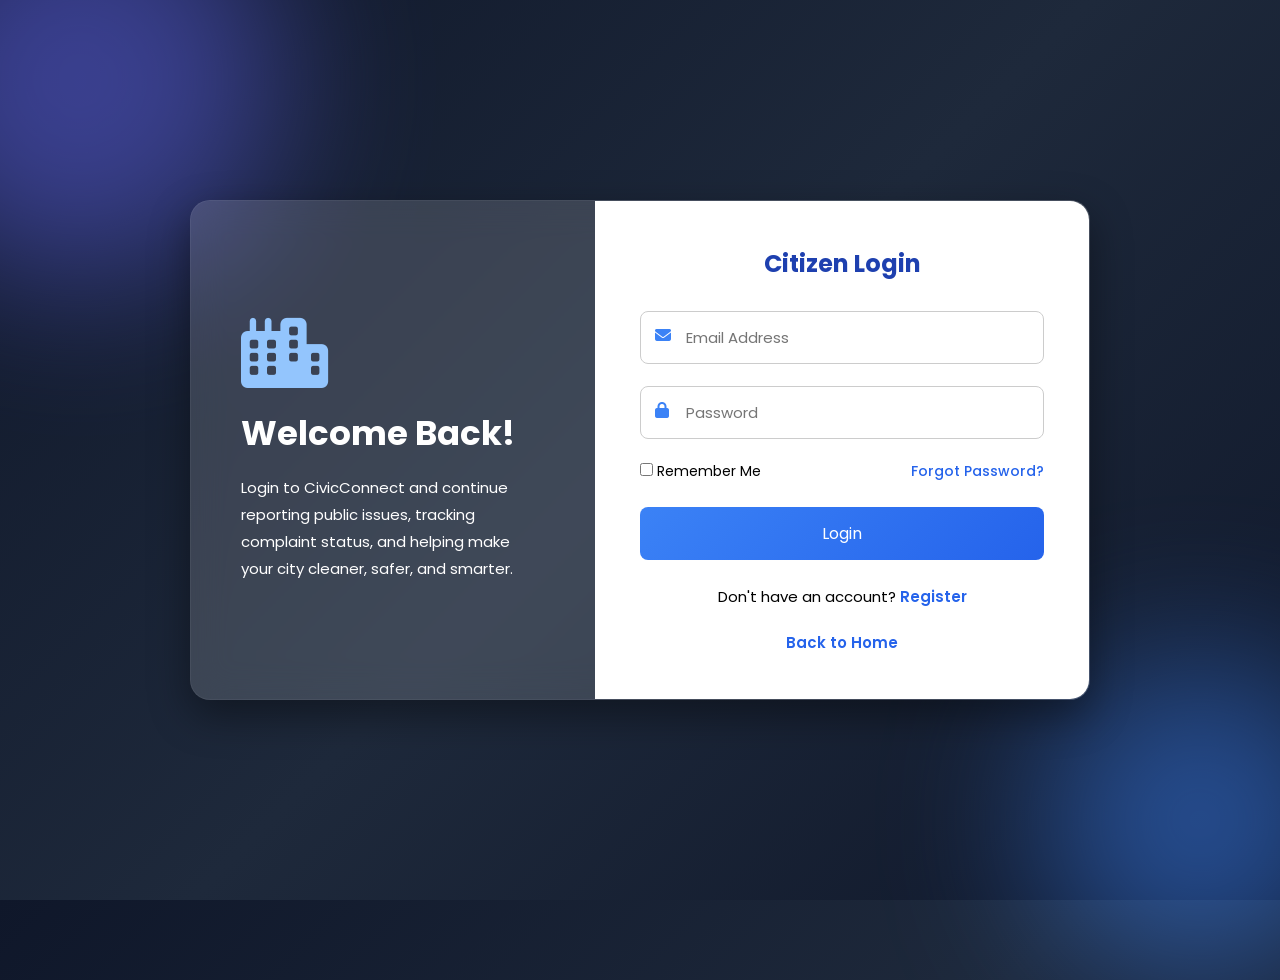
<file: login.html>
<!DOCTYPE html>
<html lang="en">
<head>
<meta charset="UTF-8">
<meta name="viewport" content="width=device-width, initial-scale=1.0">
<title>CivicConnect | Login</title>

<link href="https://fonts.googleapis.com/css2?family=Poppins:wght@300;400;500;600;700&display=swap" rel="stylesheet">
<link rel="stylesheet" href="https://cdnjs.cloudflare.com/ajax/libs/font-awesome/6.5.2/css/all.min.css">

<style>

*{
margin:0;
padding:0;
box-sizing:border-box;
font-family:'Poppins',sans-serif;
}

body{
height:100vh;
display:flex;
justify-content:center;
align-items:center;
background:linear-gradient(135deg,#0f172a 0%,#1e293b 50%,#0f172a 100%);
overflow:hidden;
position:relative;
}

/* Background Circles */

body::before{
content:"";
position:absolute;
width:400px;
height:400px;
background:#6366f1;
border-radius:50%;
top:-120px;
left:-120px;
filter:blur(80px);
opacity:.5;
}

body::after{
content:"";
position:absolute;
width:320px;
height:320px;
background:#3b82f6;
border-radius:50%;
bottom:-80px;
right:-80px;
filter:blur(80px);
opacity:.5;
}

/* Login Box */

.container{
position:relative;
width:900px;
display:flex;
background:rgba(255,255,255,.1);
backdrop-filter:blur(18px);
border-radius:20px;
overflow:hidden;
box-shadow:0 15px 40px rgba(0,0,0,.4);
border:1px solid rgba(255,255,255,.1);
z-index:1;
}

/* Left */

.left{
width:45%;
padding:50px;
color:white;
display:flex;
flex-direction:column;
justify-content:center;
background:rgba(255,255,255,.05);
}

.left i{
font-size:70px;
margin-bottom:20px;
color:#93c5fd;
}

.left h1{
font-size:34px;
margin-bottom:15px;
}

.left p{
line-height:1.8;
font-size:15px;
}

/* Right */

.right{
width:55%;
background:white;
padding:45px;
}

.right h2{
text-align:center;
margin-bottom:30px;
color:#1e40af;
}

/* Inputs */

.input-box{
position:relative;
margin-bottom:22px;
}

.input-box i{
position:absolute;
top:16px;
left:15px;
color:#3b82f6;
}

.input-box input{
width:100%;
padding:14px 14px 14px 45px;
border:1px solid #ccc;
border-radius:8px;
outline:none;
font-size:15px;
transition:.3s;
}

.input-box input:focus{
border-color:#3b82f6;
box-shadow:0 0 10px rgba(59,130,246,.2);
}

/* Options */

.options{
display:flex;
justify-content:space-between;
font-size:14px;
margin-bottom:25px;
}

.options a{
text-decoration:none;
color:#2563eb;
font-weight:500;
}

/* Button */

button{
width:100%;
padding:14px;
background:linear-gradient(135deg,#3b82f6,#2563eb);
border:none;
border-radius:8px;
color:white;
font-size:16px;
cursor:pointer;
transition:.3s;
}

button:hover{
background:linear-gradient(135deg,#60a5fa,#3b82f6);
}

/* Bottom */

.bottom{
text-align:center;
margin-top:25px;
font-size:15px;
}

.bottom a{
color:#2563eb;
font-weight:600;
text-decoration:none;
}

.error-msg{
color:#dc2626;
font-size:14px;
margin-top:12px;
text-align:center;
display:none;
}

/* Responsive */

@media(max-width:850px){

.container{
width:95%;
flex-direction:column;
}

.left{
display:none;
}

.right{
width:100%;
}

}

</style>

</head>

<body>

<div class="container">

<div class="left">

<i class="fas fa-city"></i>

<h1>Welcome Back!</h1>

<p>
Login to CivicConnect and continue reporting public issues,
tracking complaint status, and helping make your city cleaner,
safer, and smarter.
</p>

</div>

<div class="right">

<h2>Citizen Login</h2>

<form id="loginForm">

<div class="input-box">
<i class="fas fa-envelope"></i>
<input type="email" id="email" placeholder="Email Address">
</div>

<div class="input-box">
<i class="fas fa-lock"></i>
<input type="password" id="password" placeholder="Password">
</div>

<div class="options">

<label>
<input type="checkbox">
 Remember Me
</label>

<a href="register.html">Forgot Password?</a>

</div>

<button type="submit">Login</button>
<p class="error-msg" id="loginError"></p>

<div class="bottom">

Don't have an account?

<a href="register.html">Register</a>
<br><br>
<a href="index.html">Back to Home</a>

</div>

</form>

</div>

</div>

<script src="api.js"></script>
<script>
const loginForm=document.getElementById('loginForm');
const emailInput=document.getElementById('email');
const passwordInput=document.getElementById('password');
const loginError=document.getElementById('loginError');

loginForm.addEventListener('submit',async function(e){
e.preventDefault();

const email=emailInput.value.trim();
const password=passwordInput.value.trim();
const emailPattern=/^[^\s@]+@[^\s@]+\.[^\s@]+$/;

if(!email || !password){
loginError.textContent='Please enter both email and password.';
loginError.style.display='block';
return;
}

if(!emailPattern.test(email)){
loginError.textContent='Please enter a valid email address.';
loginError.style.display='block';
return;
}

if(password.length<6){
loginError.textContent='Password must be at least 6 characters.';
loginError.style.display='block';
return;
}

loginError.style.display='none';

try{
const data=await loginUser({email,password});
saveUserSession(data.user);
window.location.href='index.html';
}catch(error){
loginError.textContent=error.message || 'Login failed. Please try again.';
loginError.style.display='block';
}
});
</script>
</body>
</html>
</file>
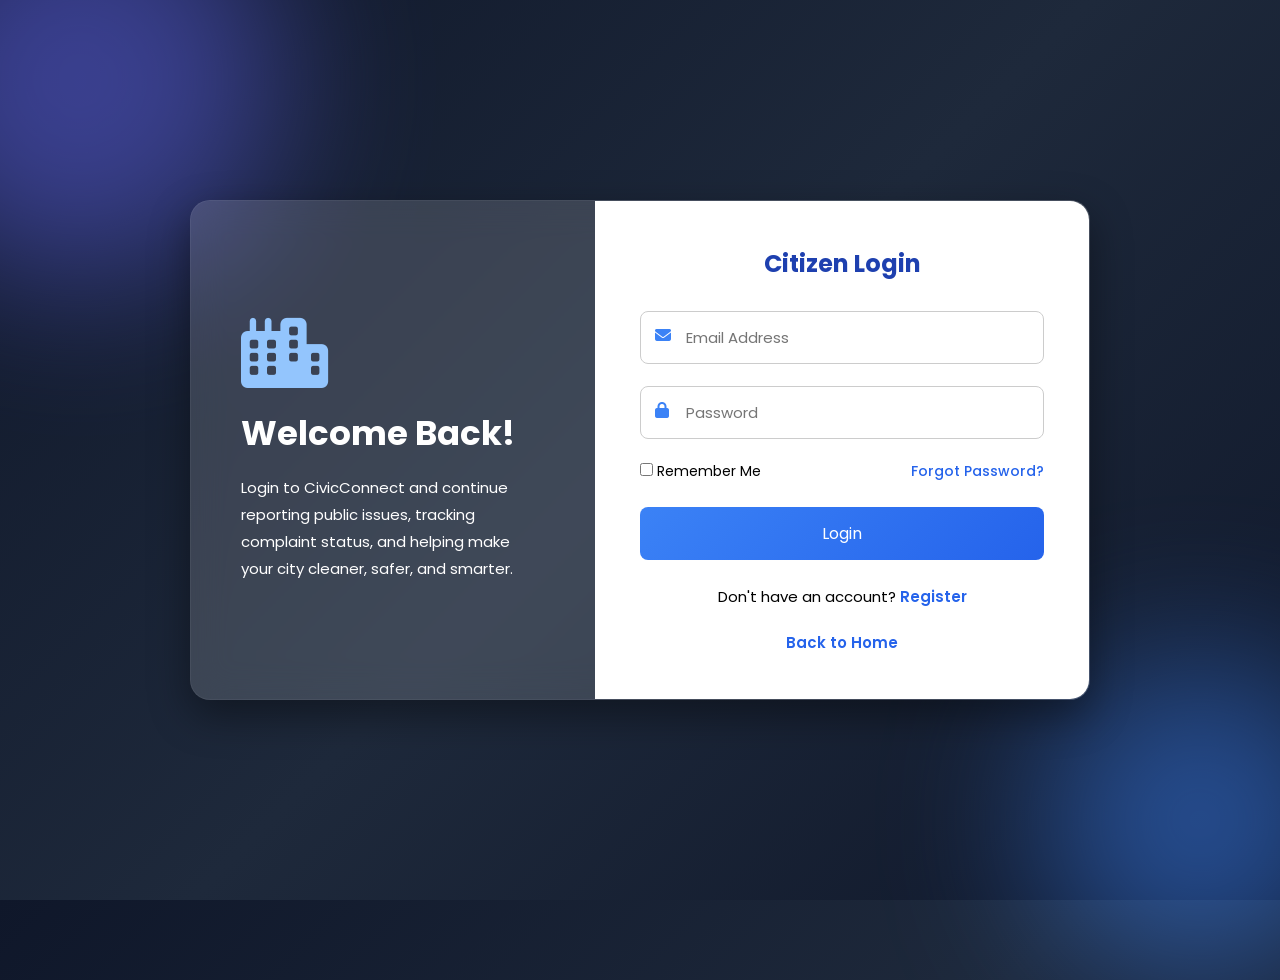
<file: profile.html>
<!DOCTYPE html>
<html lang="en">
<head>
<meta charset="UTF-8">
<meta name="viewport" content="width=device-width, initial-scale=1.0">
<title>CivicConnect | Profile</title>
<link href="https://fonts.googleapis.com/css2?family=Poppins:wght@300;400;500;600;700&display=swap" rel="stylesheet">
<link rel="stylesheet" href="https://cdnjs.cloudflare.com/ajax/libs/font-awesome/6.5.2/css/all.min.css">
<style>
*{margin:0;padding:0;box-sizing:border-box;font-family:'Poppins',sans-serif}
body{background:#f1f5f9}
nav{background:rgba(15,23,42,.95);backdrop-filter:blur(16px);padding:15px 8%;display:flex;justify-content:space-between;align-items:center;color:white;border-bottom:1px solid rgba(255,255,255,.1)}
.logo{font-size:28px;font-weight:bold}
nav ul{display:flex;list-style:none;gap:25px;flex-wrap:wrap}
nav ul a{color:white;text-decoration:none;font-weight:500}
nav ul a:hover,nav ul a.active{color:#93c5fd}
.banner{background:linear-gradient(rgba(15,23,42,.88),rgba(30,41,59,.85)),url("https://images.unsplash.com/photo-1517048676732-d65bc937f952?auto=format&fit=crop&w=1600&q=80");background-size:cover;background-position:center;padding:55px 8%;color:white;text-align:center}
.banner h1{font-size:40px;margin-bottom:10px}
.banner p{font-size:17px}
.container{width:90%;max-width:1000px;margin:35px auto 50px}
.profile-grid{display:grid;grid-template-columns:1fr 1.4fr;gap:25px}
.panel{background:white;border-radius:15px;padding:28px;box-shadow:0 8px 20px rgba(0,0,0,.08)}
.panel h2{color:#1e40af;margin-bottom:22px;font-size:24px}
.profile-card{text-align:center;padding-bottom:10px}
.avatar{width:90px;height:90px;border-radius:50%;background:linear-gradient(135deg,#3b82f6,#2563eb);color:white;display:flex;align-items:center;justify-content:center;font-size:36px;margin:0 auto 18px}
.profile-card h3{font-size:26px;color:#1e293b;margin-bottom:6px}
.profile-card p{color:#64748b}
.details{display:grid;gap:16px}
.detail-row{display:flex;align-items:center;gap:14px;padding:14px;background:#f8fafc;border-radius:10px}
.detail-row i{color:#3b82f6;font-size:18px;width:22px}
.detail-row div span{display:block;font-size:13px;color:#64748b;margin-bottom:4px}
.detail-row div strong{color:#1e293b;font-size:15px}
.history-table{width:100%;border-collapse:collapse}
.history-table th,.history-table td{padding:14px 12px;text-align:left;border-bottom:1px solid #e2e8f0;font-size:14px}
.history-table th{color:#1e40af;background:#f8fafc}
.history-table tr:hover{background:#eff6ff;cursor:pointer}
.status-badge,.priority-badge{padding:5px 10px;border-radius:20px;font-size:12px;font-weight:600;display:inline-block}
.status-badge{background:#dbeafe;color:#1d4ed8}
.priority-high{background:#fee2e2;color:#b91c1c}
.priority-medium{background:#fef3c7;color:#b45309}
.priority-low{background:#dbeafe;color:#1d4ed8}
.empty-msg{color:#64748b;text-align:center;padding:30px 10px}
.error-msg{color:#dc2626;text-align:center;margin-bottom:20px;display:none}
footer{background:linear-gradient(180deg,#1e293b 0%,#0f172a 100%);color:white;text-align:center;padding:18px;border-top:1px solid rgba(255,255,255,.08)}
@media(max-width:900px){.profile-grid{grid-template-columns:1fr}nav{flex-direction:column;gap:12px}.history-table{font-size:13px}}
</style>
</head>
<body>

<nav>
<div class="logo"><i class="fas fa-city"></i> CivicConnect</div>
<ul>
<li><a href="index.html">Home</a></li>
<li><a href="complaint.html">Complaint</a></li>
<li><a href="track.html">Track</a></li>
<li><a href="analytics_dashboard.html">Dashboard</a></li>
<li><a href="profile.html" class="active">Profile</a></li>
<li><a href="login.html" id="logoutLink">Logout</a></li>
</ul>
</nav>

<div class="banner">
<h1>My Profile</h1>
<p>View your personal details and complaint history.</p>
</div>

<div class="container">
<p class="error-msg" id="profileError"></p>

<div class="profile-grid">
<div class="panel">
<h2>Personal Details</h2>
<div class="profile-card">
<div class="avatar"><i class="fas fa-user"></i></div>
<h3 id="profileName">Loading...</h3>
<p id="profileEmail">-</p>
</div>
<div class="details">
<div class="detail-row">
<i class="fas fa-phone"></i>
<div><span>Mobile Number</span><strong id="profileMobile">-</strong></div>
</div>
<div class="detail-row">
<i class="fas fa-envelope"></i>
<div><span>Email Address</span><strong id="profileEmailDetail">-</strong></div>
</div>
<div class="detail-row">
<i class="fas fa-calendar"></i>
<div><span>Member Since</span><strong id="profileJoined">-</strong></div>
</div>
</div>
</div>

<div class="panel">
<h2>Complaint History</h2>
<div id="historyContent">
<p class="empty-msg">Loading complaints...</p>
</div>
</div>
</div>
</div>

<footer>© 2026 CivicConnect | Smart Public Complaint Management System</footer>

<script src="api.js"></script>
<script>
const profileError=document.getElementById('profileError');
const historyContent=document.getElementById('historyContent');

function getPriorityClass(priority){
if(priority==='High') return 'priority-high';
if(priority==='Medium') return 'priority-medium';
return 'priority-low';
}

async function loadProfile(){
const user=getStoredUser();
if(!user){
window.location.href='login.html';
return;
}

try{
const profileData=await fetchUserProfile(user.id);
const complaintsData=await fetchUserComplaints(user.id);
const profile=profileData.user;

document.getElementById('profileName').textContent=profile.full_name;
document.getElementById('profileEmail').textContent=profile.email;
document.getElementById('profileMobile').textContent=profile.mobile;
document.getElementById('profileEmailDetail').textContent=profile.email;
document.getElementById('profileJoined').textContent=profile.created_at;

if(!complaintsData.complaints.length){
historyContent.innerHTML='<p class="empty-msg">No complaints submitted yet. <a href="complaint.html">Report a complaint</a></p>';
return;
}

historyContent.innerHTML=`
<table class="history-table">
<thead>
<tr>
<th>ID</th>
<th>Type</th>
<th>Area</th>
<th>Status</th>
<th>Priority</th>
<th>Date</th>
</tr>
</thead>
<tbody>
${complaintsData.complaints.map(item=>`
<tr data-code="${item.complaint_code}">
<td><strong>${item.complaint_code}</strong></td>
<td>${item.complaint_type}</td>
<td>${item.area}</td>
<td><span class="status-badge">${item.status}</span></td>
<td><span class="priority-badge ${getPriorityClass(item.ai_priority)}">${item.ai_priority}</span></td>
<td>${item.created_at}</td>
</tr>
`).join('')}
</tbody>
</table>
`;

document.querySelectorAll('.history-table tbody tr').forEach(row=>{
row.addEventListener('click',function(){
const code=this.getAttribute('data-code');
localStorage.setItem('lastComplaintCode',code);
window.location.href='track.html';
});
});
}catch(error){
profileError.textContent=error.message||'Failed to load profile.';
profileError.style.display='block';
historyContent.innerHTML='<p class="empty-msg">Could not load complaint history.</p>';
}
}

loadProfile();

const logoutLink=document.getElementById('logoutLink');
if(logoutLink){
logoutLink.addEventListener('click',function(){
clearUserSession();
});
}
</script>
</body>
</html>
</file>
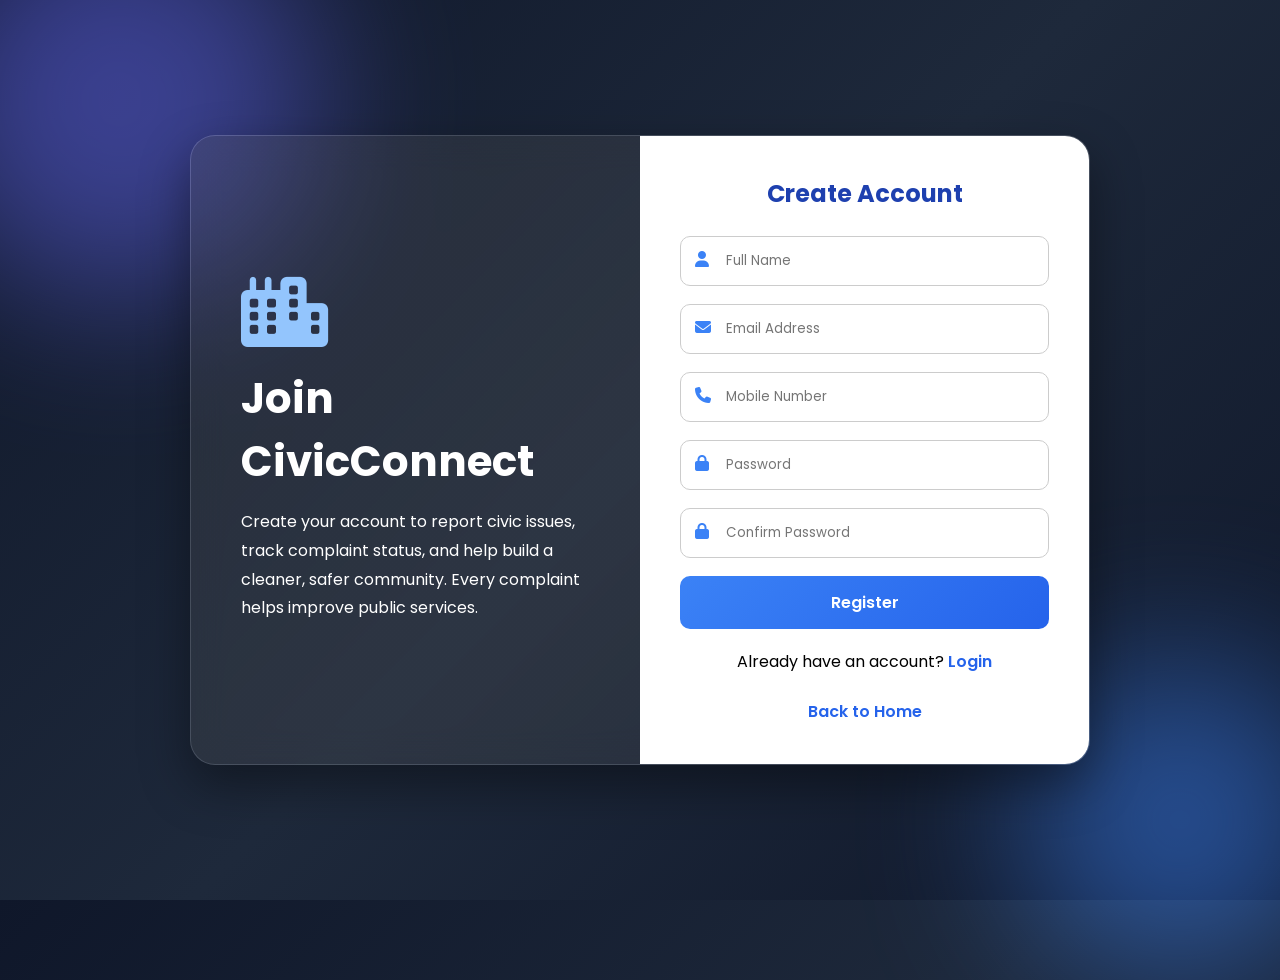
<file: register.html>
<!DOCTYPE html>
<html lang="en">
<head>
<meta charset="UTF-8">
<meta name="viewport" content="width=device-width, initial-scale=1.0">
<title>CivicConnect - Register</title>
<link href="https://fonts.googleapis.com/css2?family=Poppins:wght@300;400;600;700&display=swap" rel="stylesheet">
<link rel="stylesheet" href="https://cdnjs.cloudflare.com/ajax/libs/font-awesome/6.6.0/css/all.min.css">
<style>
*{margin:0;padding:0;box-sizing:border-box;font-family:Poppins,sans-serif}
body{
min-height:100vh;
display:flex;
justify-content:center;
align-items:center;
background:linear-gradient(135deg,#0f172a 0%,#1e293b 50%,#0f172a 100%);
overflow:hidden;
position:relative;
}
body::before,body::after{
content:"";
position:absolute;
border-radius:50%;
filter:blur(80px);
opacity:.5;
}
body::before{width:400px;height:400px;top:-100px;left:-80px;background:#6366f1;}
body::after{width:320px;height:320px;bottom:-80px;right:-60px;background:#3b82f6;}
.container{
width:900px;
display:grid;
grid-template-columns:1fr 1fr;
background:rgba(255,255,255,.1);
backdrop-filter:blur(16px);
border-radius:25px;
overflow:hidden;
box-shadow:0 20px 50px rgba(0,0,0,.4);
border:1px solid rgba(255,255,255,.1);
position:relative;
z-index:1;
}
.left{
padding:50px;
color:#fff;
display:flex;
flex-direction:column;
justify-content:center;
background:linear-gradient(rgba(0,0,0,.15),rgba(0,0,0,.15));
}
.left h1{font-size:42px;margin-bottom:15px}
.left p{line-height:1.8}
.left i{font-size:70px;margin-bottom:20px;color:#93c5fd}
.right{
background:#fff;
padding:40px;
}
.right h2{
text-align:center;
color:#1e40af;
margin-bottom:25px;
}
.input-box{
position:relative;
margin-bottom:18px;
}
.input-box i{
position:absolute;
left:15px;
top:15px;
color:#3b82f6;
}
.input-box input{
width:100%;
padding:14px 14px 14px 45px;
border:1px solid #ccc;
border-radius:10px;
outline:none;
transition:.3s;
}
.input-box input:focus{
border-color:#3b82f6;
box-shadow:0 0 8px rgba(59,130,246,.25);
}
button{
width:100%;
padding:14px;
border:none;
border-radius:10px;
background:linear-gradient(135deg,#3b82f6,#2563eb);
color:#fff;
font-size:16px;
font-weight:600;
cursor:pointer;
transition:.3s;
}
button:hover{
background:linear-gradient(135deg,#60a5fa,#3b82f6);
transform:translateY(-2px);
}
.login{
margin-top:20px;
text-align:center;
}
.login a{
text-decoration:none;
color:#2563eb;
font-weight:600;
}
.error-msg{
color:#dc2626;
font-size:14px;
margin-top:12px;
text-align:center;
display:none;
}
@media(max-width:850px){
.container{grid-template-columns:1fr;width:95%}
.left{display:none}
}
</style>
</head>
<body>

<div class="container">

<div class="left">
<i class="fas fa-city"></i>
<h1>Join CivicConnect</h1>
<p>Create your account to report civic issues, track complaint status, and help build a cleaner, safer community. Every complaint helps improve public services.</p>
</div>

<div class="right">
<h2>Create Account</h2>

<form id="registerForm">

<div class="input-box">
<i class="fas fa-user"></i>
<input type="text" id="fullName" placeholder="Full Name">
</div>

<div class="input-box">
<i class="fas fa-envelope"></i>
<input type="email" id="email" placeholder="Email Address">
</div>

<div class="input-box">
<i class="fas fa-phone"></i>
<input type="tel" id="mobile" placeholder="Mobile Number">
</div>

<div class="input-box">
<i class="fas fa-lock"></i>
<input type="password" id="password" placeholder="Password">
</div>

<div class="input-box">
<i class="fas fa-lock"></i>
<input type="password" id="confirmPassword" placeholder="Confirm Password">
</div>

<button type="submit">Register</button>
<p class="error-msg" id="registerError"></p>

<div class="login">
Already have an account?
<a href="login.html">Login</a>
<br><br>
<a href="index.html">Back to Home</a>
</div>

</form>

</div>

</div>

<script src="api.js"></script>
<script>
const registerForm=document.getElementById('registerForm');
const nameInput=document.getElementById('fullName');
const emailInput=document.getElementById('email');
const mobileInput=document.getElementById('mobile');
const passwordInput=document.getElementById('password');
const confirmPasswordInput=document.getElementById('confirmPassword');
const registerError=document.getElementById('registerError');

registerForm.addEventListener('submit',async function(e){
e.preventDefault();

const fullName=nameInput.value.trim();
const email=emailInput.value.trim();
const mobile=mobileInput.value.trim();
const password=passwordInput.value.trim();
const confirmPassword=confirmPasswordInput.value.trim();
const emailPattern=/^[^\s@]+@[^\s@]+\.[^\s@]+$/;
const mobilePattern=/^\d{10}$/;

if(!fullName || !email || !mobile || !password || !confirmPassword){
registerError.textContent='Please fill in all fields.';
registerError.style.display='block';
return;
}

if(!emailPattern.test(email)){
registerError.textContent='Please enter a valid email address.';
registerError.style.display='block';
return;
}

if(!mobilePattern.test(mobile)){
registerError.textContent='Mobile number must be exactly 10 digits.';
registerError.style.display='block';
return;
}

if(password.length<6){
registerError.textContent='Password must be at least 6 characters.';
registerError.style.display='block';
return;
}

if(password!==confirmPassword){
registerError.textContent='Password and confirm password do not match.';
registerError.style.display='block';
return;
}

registerError.style.display='none';

try{
await registerUser({
full_name:fullName,
email,
mobile,
password
});
window.location.href='login.html';
}catch(error){
registerError.textContent=error.message || 'Registration failed. Please try again.';
registerError.style.display='block';
}
});
</script>
</body>
</html>
</file>
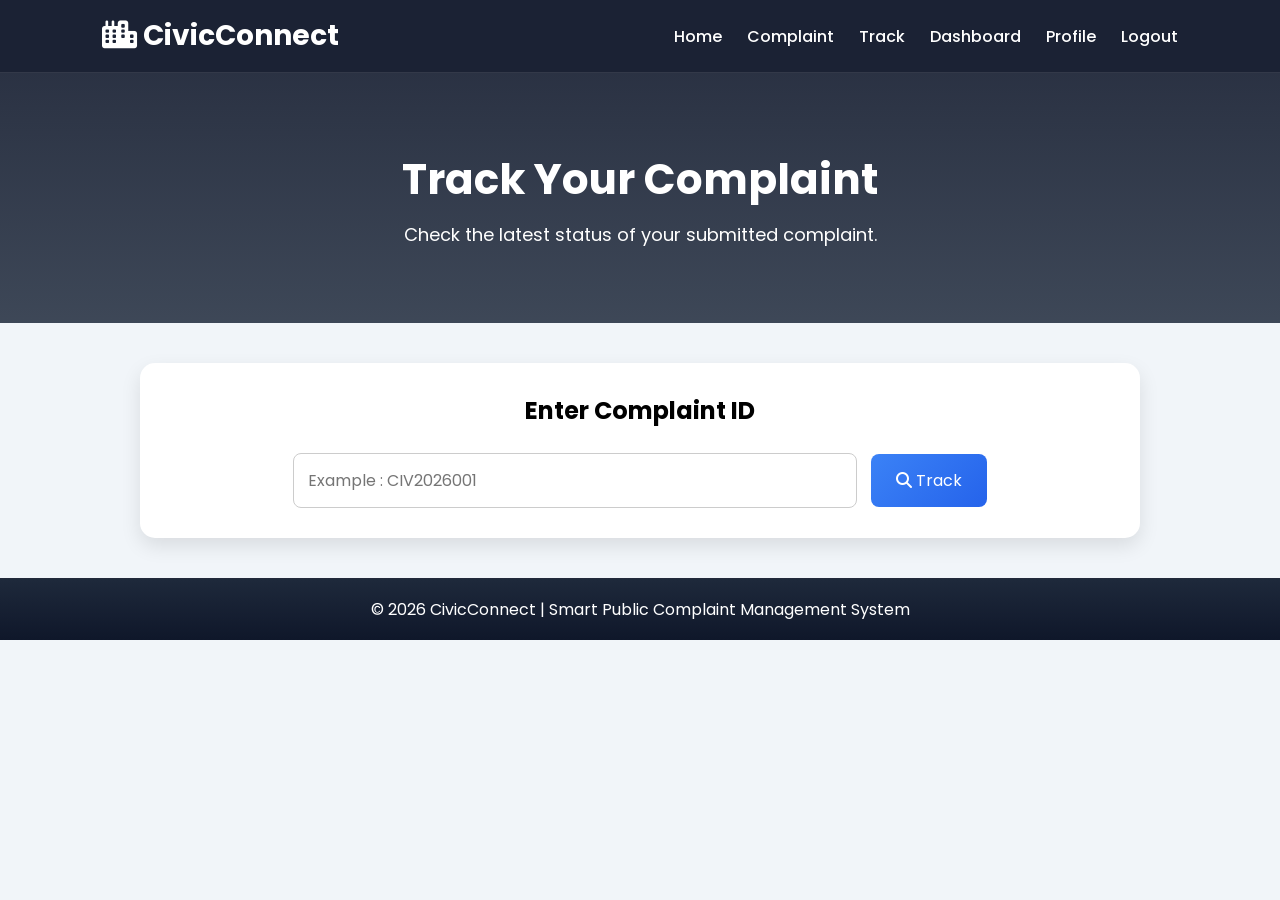
<file: track.html>
<!DOCTYPE html>
<html lang="en">
<head>
<meta charset="UTF-8">
<meta name="viewport" content="width=device-width, initial-scale=1.0">
<title>CivicConnect | Track Complaint</title>

<link href="https://fonts.googleapis.com/css2?family=Poppins:wght@300;400;500;600;700&display=swap" rel="stylesheet">
<link rel="stylesheet" href="https://cdnjs.cloudflare.com/ajax/libs/font-awesome/6.5.2/css/all.min.css">

<style>

*{
margin:0;
padding:0;
box-sizing:border-box;
font-family:'Poppins',sans-serif;
}

body{
background:#f1f5f9;
}

/* Navbar */

nav{
background:rgba(15,23,42,.95);
backdrop-filter:blur(16px);
padding:15px 8%;
display:flex;
justify-content:space-between;
align-items:center;
color:white;
border-bottom:1px solid rgba(255,255,255,.1);
}

.logo{
font-size:28px;
font-weight:bold;
}

nav ul{
display:flex;
list-style:none;
gap:25px;
}

nav ul li a{
text-decoration:none;
color:white;
font-weight:500;
}

nav ul li a:hover{
color:#93c5fd;
}

/* Banner */

.banner{
height:250px;
background:linear-gradient(rgba(15,23,42,.88),rgba(30,41,59,.85)),
url("https://images.unsplash.com/photo-1517048676732-d65bc937f952?auto=format&fit=crop&w=1600&q=80");
background-size:cover;
background-position:center;
display:flex;
justify-content:center;
align-items:center;
flex-direction:column;
color:white;
}

.banner h1{
font-size:42px;
margin-bottom:10px;
}

.banner p{
font-size:18px;
}

/* Search */

.container{
width:90%;
max-width:1000px;
margin:40px auto;
}

.search-box{
background:white;
padding:30px;
border-radius:15px;
box-shadow:0 8px 20px rgba(0,0,0,.1);
text-align:center;
}

.search-box input{
width:60%;
padding:14px;
border:1px solid #ccc;
border-radius:8px;
font-size:16px;
outline:none;
}

.search-box button{
padding:14px 25px;
background:linear-gradient(135deg,#3b82f6,#2563eb);
border:none;
color:white;
border-radius:8px;
cursor:pointer;
margin-left:10px;
font-size:16px;
transition:.3s;
}

.search-box button:hover{
background:linear-gradient(135deg,#60a5fa,#3b82f6);
}

/* Complaint Card */

.card{
margin-top:35px;
background:white;
padding:30px;
border-radius:15px;
box-shadow:0 8px 20px rgba(0,0,0,.1);
}

.card h2{
color:#1e40af;
margin-bottom:20px;
}

.details{
display:grid;
grid-template-columns:repeat(2,1fr);
gap:20px;
margin-bottom:30px;
}

.info{
background:#F4F7F8;
padding:15px;
border-radius:10px;
}

.info h4{
color:#2563eb;
margin-bottom:8px;
}

/* Timeline */

.timeline{
position:relative;
margin-top:20px;
padding-left:30px;
}

.timeline::before{
content:"";
position:absolute;
left:11px;
top:0;
height:100%;
width:4px;
background:#3b82f6;
}

.step{
position:relative;
margin-bottom:35px;
padding-left:30px;
}

.step i{
position:absolute;
left:-2px;
top:0;
background:#3b82f6;
color:white;
width:28px;
height:28px;
border-radius:50%;
display:flex;
justify-content:center;
align-items:center;
}

.step h3{
color:#1e40af;
margin-bottom:5px;
}

.completed{
opacity:1;
}

.pending{
opacity:.45;
}

/* Priority */

.priority{
margin-top:20px;
padding:15px;
background:#FFF3CD;
border-left:5px solid orange;
border-radius:8px;
}

.priority h3{
color:#d97706;
}

.error-msg{
color:#dc2626;
font-size:14px;
margin-top:14px;
text-align:center;
display:none;
}

/* Footer */

footer{
margin-top:40px;
background:linear-gradient(180deg,#1e293b 0%,#0f172a 100%);
color:white;
text-align:center;
padding:18px;
border-top:1px solid rgba(255,255,255,.08);
}

/* Responsive */

@media(max-width:768px){

.details{
grid-template-columns:1fr;
}

.search-box input{
width:100%;
margin-bottom:15px;
}

.search-box button{
width:100%;
margin-left:0;
}

nav{
flex-direction:column;
gap:12px;
}

nav ul{
flex-wrap:wrap;
justify-content:center;
}

.banner h1{
font-size:30px;
}

}

</style>

</head>

<body>

<nav>

<div class="logo">
<i class="fas fa-city"></i> CivicConnect
</div>

<ul>

<li><a href="index.html">Home</a></li>
<li><a href="complaint.html">Complaint</a></li>
<li><a href="track.html">Track</a></li>
<li><a href="analytics_dashboard.html">Dashboard</a></li>
<li><a href="profile.html">Profile</a></li>
<li><a href="login.html" id="logoutLink">Logout</a></li>

</ul>

</nav>

<div class="banner">

<h1>Track Your Complaint</h1>

<p>Check the latest status of your submitted complaint.</p>

</div>

<div class="container">

<div class="search-box">

<h2>Enter Complaint ID</h2>
<br>

<input type="text" id="complaintIdInput" placeholder="Example : CIV2026001">

<button type="button" id="trackBtn">
<i class="fas fa-search"></i>
 Track
</button>
<p class="error-msg" id="trackError"></p>

</div>

<div class="card" id="complaintCard">

<h2>Complaint Details</h2>

<div class="details">

<div class="info">
<h4>Complaint ID</h4>
<p id="detailId">-</p>
</div>

<div class="info">
<h4>Complaint Type</h4>
<p id="detailType">-</p>
</div>

<div class="info">
<h4>Area</h4>
<p id="detailArea">-</p>
</div>

<div class="info">
<h4>Date Submitted</h4>
<p id="detailDate">-</p>
</div>

</div>

<h2>Status Timeline</h2>

<div class="timeline">

<div class="step completed">
<i class="fas fa-check"></i>
<h3>Complaint Submitted</h3>
<p>Your complaint has been successfully registered.</p>
</div>

<div class="step completed">
<i class="fas fa-check"></i>
<h3>Under Review</h3>
<p>Complaint reviewed by the authority.</p>
</div>

<div class="step completed">
<i class="fas fa-check"></i>
<h3>Assigned to Department</h3>
<p>Concerned department has accepted the complaint.</p>
</div>

<div class="step pending">
<i class="fas fa-tools"></i>
<h3>Issue Resolution</h3>
<p>Repair work is currently in progress.</p>
</div>

<div class="step pending">
<i class="fas fa-flag-checkered"></i>
<h3>Completed</h3>
<p>Your complaint will be marked resolved after verification.</p>
</div>

</div>

<div class="priority" id="priorityBox">

<h3 id="priorityTitle">🤖 AI Priority Prediction : -</h3>

<p id="priorityText">
Based on complaint type, severity and affected population,
this issue will be marked by the system after submission.
</p>

</div>

</div>

</div>

<footer>

© 2026 CivicConnect | Smart Public Complaint Management System

</footer>

<script src="api.js"></script>
<script>
const complaintIdInput=document.getElementById('complaintIdInput');
const trackBtn=document.getElementById('trackBtn');
const trackError=document.getElementById('trackError');
const complaintCard=document.getElementById('complaintCard');
const detailId=document.getElementById('detailId');
const detailType=document.getElementById('detailType');
const detailArea=document.getElementById('detailArea');
const detailDate=document.getElementById('detailDate');
const priorityTitle=document.getElementById('priorityTitle');
const priorityText=document.getElementById('priorityText');

function updateTimeline(status){
const steps=document.querySelectorAll('.timeline .step');
const statusOrder=['Submitted','Under Review','Assigned','In Progress','Completed'];
const currentIndex=statusOrder.indexOf(status);

steps.forEach((step,index)=>{
step.classList.remove('completed','pending');
if(index<=currentIndex){
step.classList.add('completed');
}else{
step.classList.add('pending');
}
});
}

async function loadComplaint(code){
const complaintCode=code.trim().toUpperCase();
if(!complaintCode){
trackError.textContent='Please enter a complaint ID.';
trackError.style.display='block';
return;
}

trackError.style.display='none';

try{
const data=await fetchComplaint(complaintCode);
const complaint=data.complaint;

detailId.textContent=complaint.complaint_code;
detailType.textContent=complaint.complaint_type;
detailArea.textContent=complaint.area;
detailDate.textContent=complaint.created_at;
priorityTitle.textContent=`🤖 AI Priority Prediction : ${complaint.ai_priority.toUpperCase()}`;
priorityText.innerHTML=`Based on complaint type, severity and affected population, this issue has been marked as <b>${complaint.ai_priority} Priority</b>.`;
updateTimeline(complaint.status);
complaintCard.style.display='block';
}catch(error){
complaintCard.style.display='none';
trackError.textContent=error.message || 'Complaint not found.';
trackError.style.display='block';
}
}

trackBtn.addEventListener('click',function(){
loadComplaint(complaintIdInput.value);
});

const savedCode=localStorage.getItem('lastComplaintCode');
if(savedCode){
complaintIdInput.value=savedCode;
loadComplaint(savedCode);
}else{
complaintCard.style.display='none';
}

const logoutLink=document.getElementById('logoutLink');
if(logoutLink){
logoutLink.addEventListener('click',function(){
clearUserSession();
});
}
</script>
</body>
</html>
</file>
<file: admin.css>
*{box-sizing:border-box}
body.admin-page{margin:0;padding:0;min-height:100vh;background:#f1f5f9}
#adminSidebar{width:0;height:0;overflow:visible}
.admin-sidebar{position:fixed;left:0;top:0;width:240px;min-height:100vh;z-index:1000;background:linear-gradient(180deg,#1e293b,#0f172a);color:#fff;padding:25px 20px}
.admin-sidebar h2{font-size:22px;margin-bottom:8px}
.admin-badge{display:block;color:#93c5fd;font-size:12px;margin-bottom:22px}
.admin-sidebar a{display:flex;align-items:center;gap:10px;color:#fff;text-decoration:none;padding:12px;border-radius:8px;margin:8px 0;font-weight:500}
.admin-sidebar a:hover,.admin-sidebar a.active{background:rgba(59,130,246,.25);color:#93c5fd}
.admin-main{margin-left:240px;width:calc(100% - 240px);min-height:100vh;box-sizing:border-box;position:relative;z-index:1}
.admin-top{background:#fff;padding:18px 30px;display:flex;justify-content:space-between;align-items:center;box-shadow:0 2px 10px rgba(0,0,0,.08)}
.admin-content{padding:25px 30px 35px}
.admin-cards{display:grid;grid-template-columns:repeat(auto-fit,minmax(220px,1fr));gap:18px;margin-bottom:20px}
.admin-card,.admin-panel{background:#fff;border-radius:14px;padding:20px;box-shadow:0 6px 15px rgba(0,0,0,.08)}
.admin-card{border-left:5px solid #2563eb}
.admin-card h2{color:#1e40af;font-size:32px}
.admin-panel h3{color:#1e40af;margin-bottom:15px}
.admin-row{display:grid;grid-template-columns:1.5fr 1fr;gap:18px;margin-top:20px}
.table-panel{overflow-x:auto;padding-bottom:8px}
.admin-table{width:100%;min-width:980px;border-collapse:collapse;table-layout:auto}
.admin-table th{background:#1e293b;color:#fff;white-space:nowrap}
.admin-table th,.admin-table td{padding:12px 14px;border-bottom:1px solid #e2e8f0;text-align:left;font-size:14px;vertical-align:middle}
.admin-table td.date-cell{white-space:nowrap;min-width:140px}
.admin-table td.action-cell{min-width:190px;white-space:nowrap}
.badge{padding:4px 10px;border-radius:12px;color:#fff;font-size:12px;display:inline-block;white-space:nowrap}
.badge.high{background:#ef4444}
.badge.medium{background:#f59e0b}
.badge.low{background:#3b82f6}
.badge.pending{background:#f59e0b}
.badge.progress{background:#2563eb}
.badge.resolved{background:#16a34a}
.btn{padding:8px 14px;border:none;border-radius:6px;cursor:pointer;font-weight:500;font-size:13px;line-height:1.2}
.action-group{display:inline-flex;align-items:center;justify-content:flex-start;gap:8px;flex-wrap:nowrap}
.btn-assign{background:#2563eb;color:#fff;min-width:78px}
.btn-assign:hover{background:#1d4ed8}
.btn-modify{background:#7c3aed;color:#fff;min-width:78px}
.btn-modify:hover{background:#6d28d9}
.btn-primary{background:#2563eb;color:#fff}
.btn-secondary{background:#64748b;color:#fff}
.quick-grid{display:grid;grid-template-columns:repeat(2,1fr);gap:10px}
.quick-item{padding:18px;background:#eff6ff;border:1px solid #bfdbfe;border-radius:10px;text-align:center;cursor:pointer}
.quick-item:hover{background:#2563eb;color:#fff}
.error-msg{color:#dc2626;margin-bottom:15px;display:none}
body.admin-analytics-mode nav{display:none}
body.admin-analytics-mode{padding:0;margin:0}
body.admin-analytics-mode #adminSidebar{width:0;height:0;overflow:visible}
body.admin-analytics-mode .container{margin-left:240px;width:calc(100% - 240px);max-width:none;box-sizing:border-box;padding:30px;position:relative;z-index:1}
@media(max-width:900px){
.admin-sidebar{width:220px}
.admin-main,body.admin-analytics-mode .container{margin-left:220px;width:calc(100% - 220px)}
.admin-row{grid-template-columns:1fr}
}
@media(max-width:768px){
.admin-sidebar{display:none}
.admin-main,body.admin-analytics-mode .container{margin-left:0;width:100%}
}
</file>
